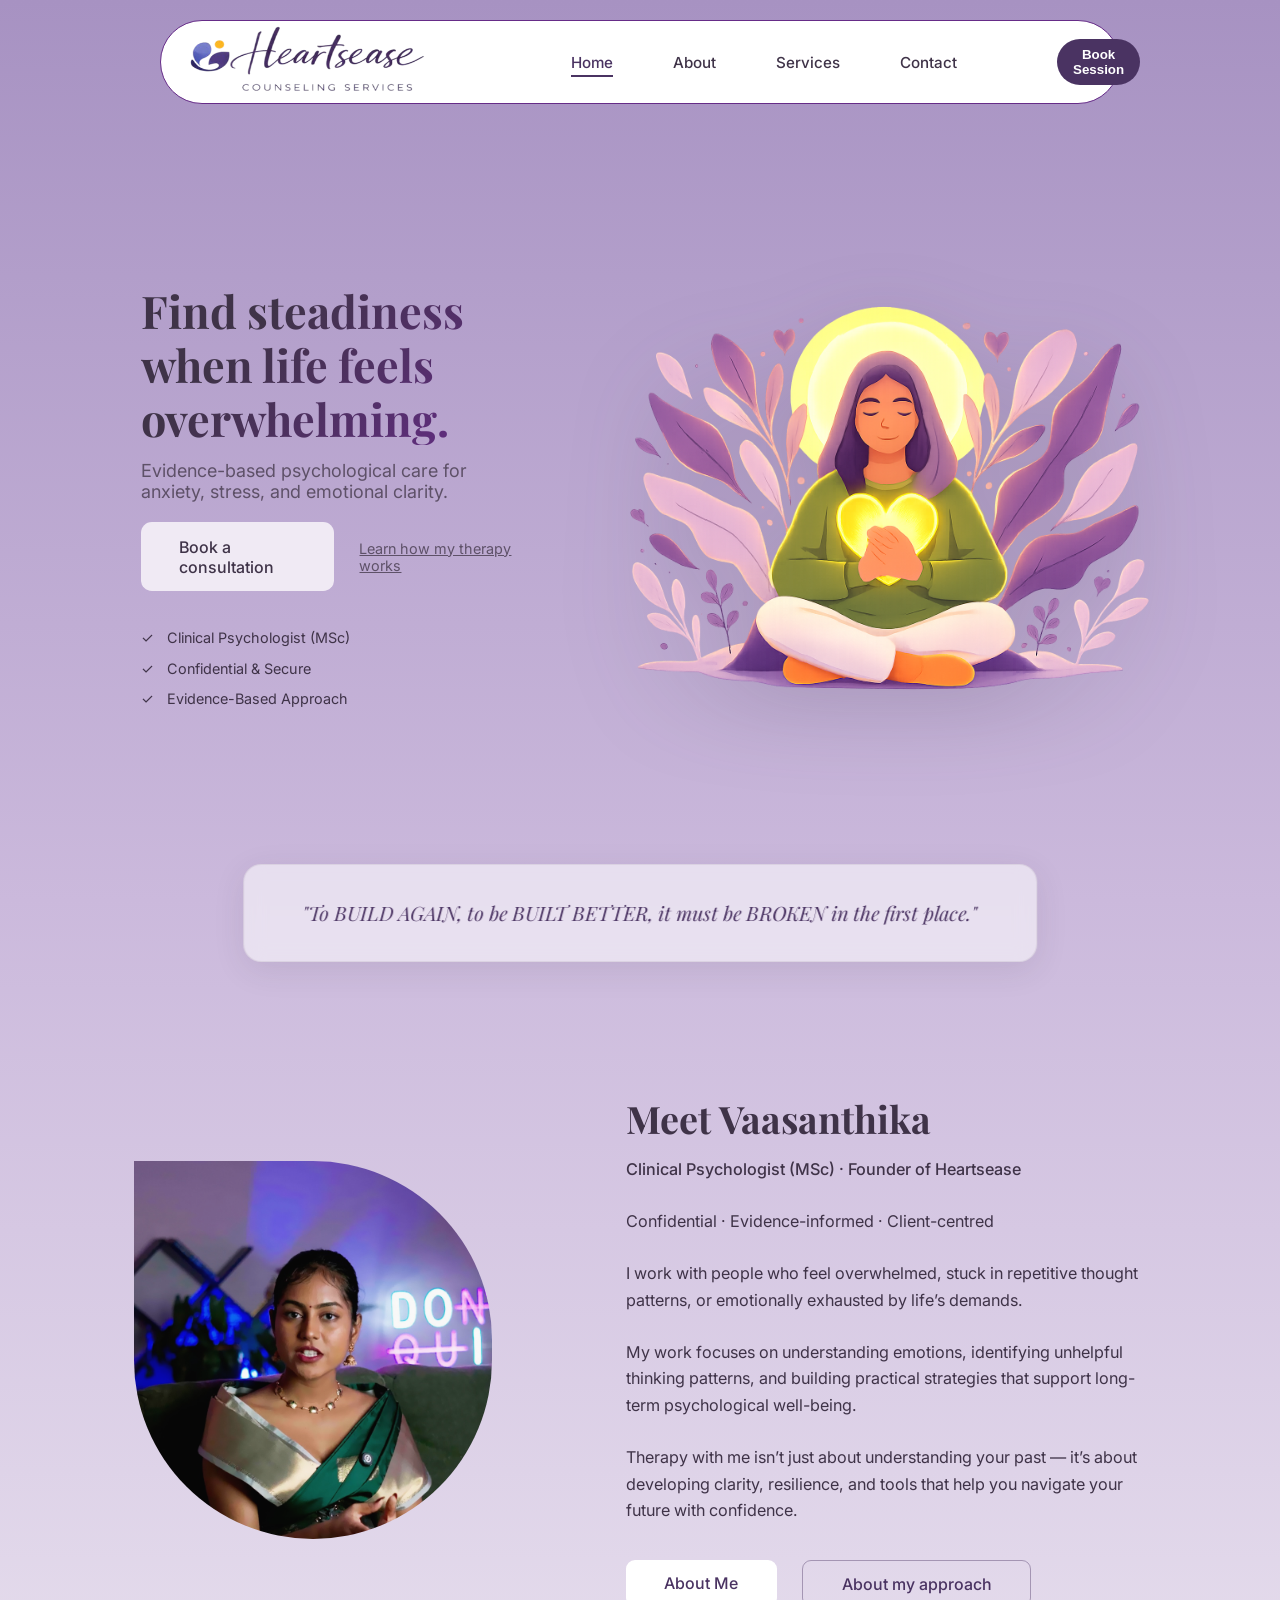
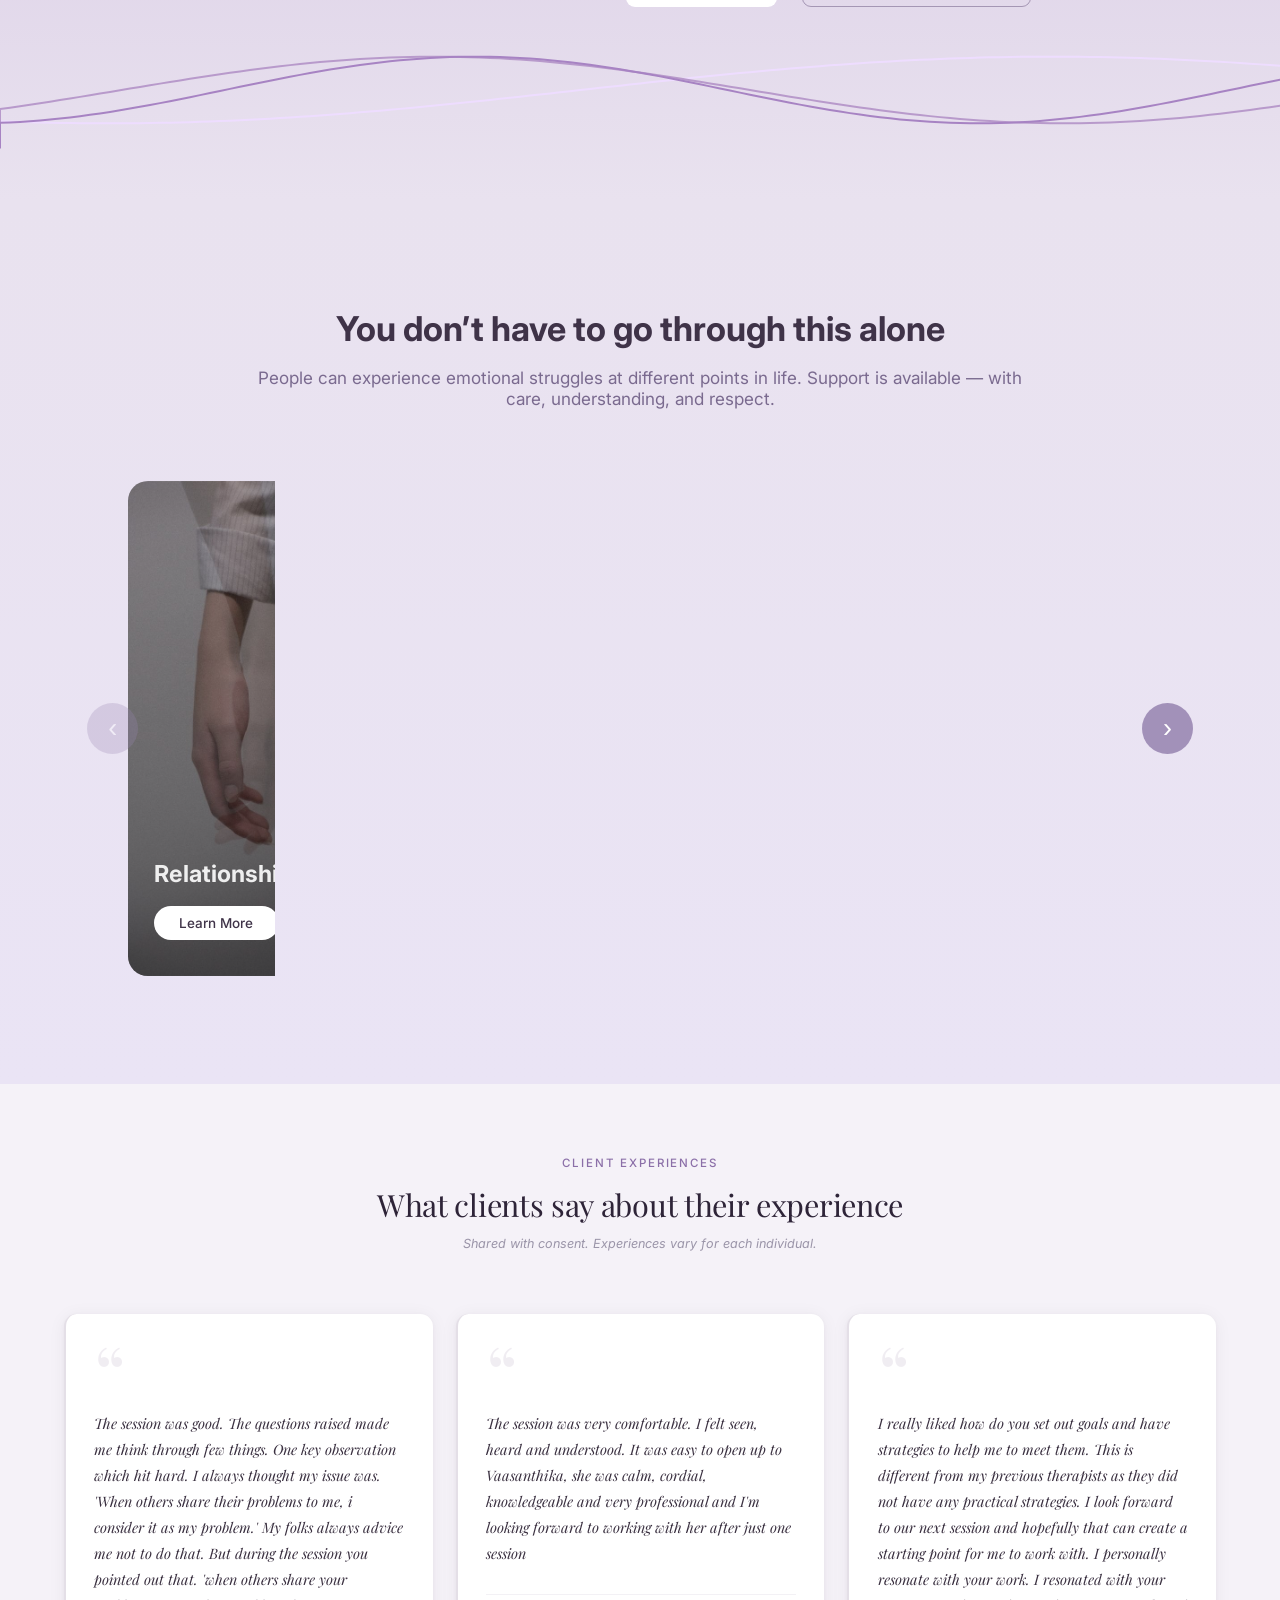
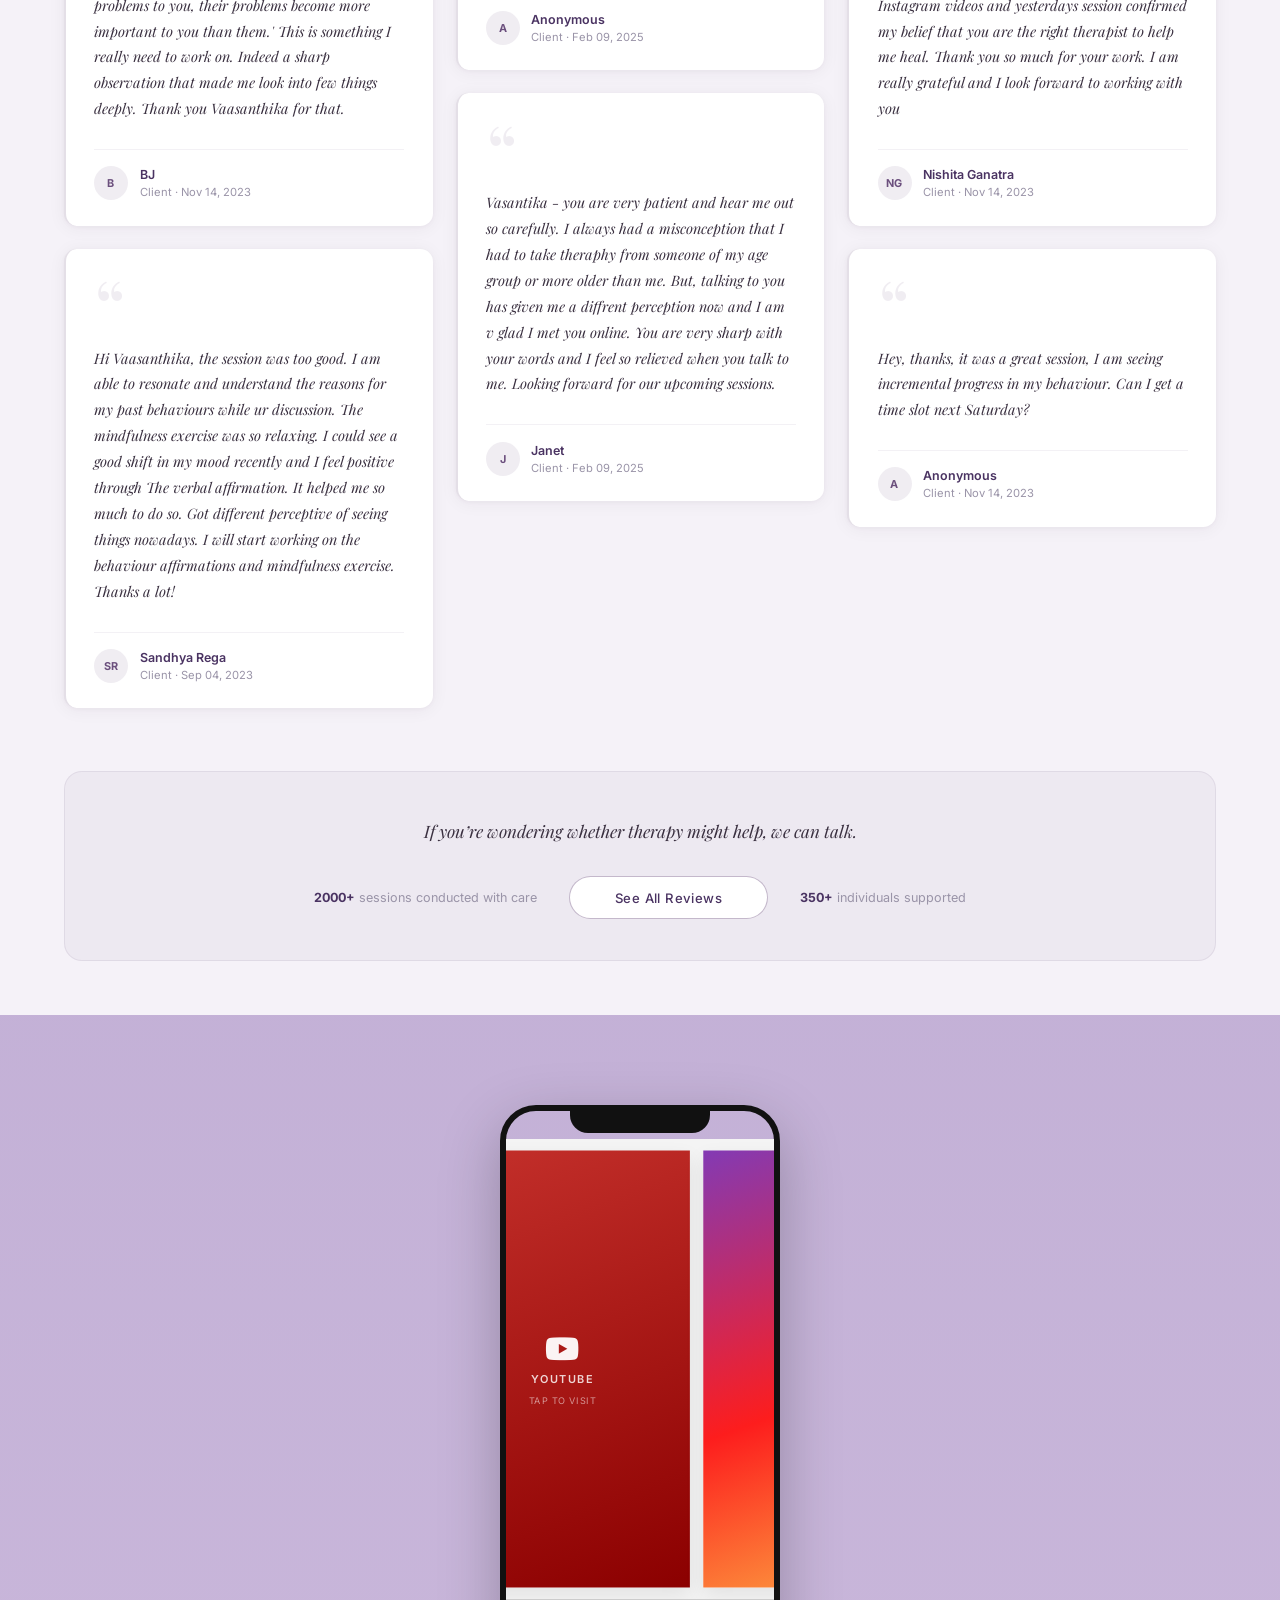
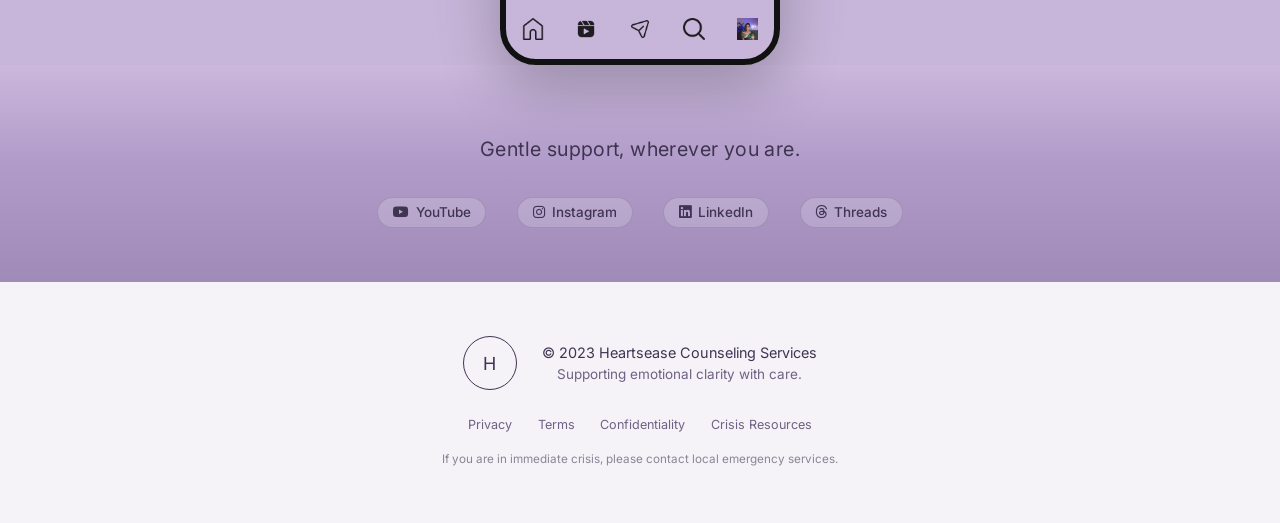
<file: index.html>
<!DOCTYPE html>
<html lang="en">

<head>
  <meta charset="UTF-8" />
  <meta name="viewport" content="width=device-width, initial-scale=1.0" />
  <title>Heartsease – Psychological Care</title>
  <link rel="preconnect" href="https://fonts.googleapis.com">
  <link rel="preconnect" href="https://fonts.gstatic.com" crossorigin>
  <link href="https://fonts.googleapis.com/css2?family=Inter:wght@400;500;600&family=Playfair+Display:ital,wght@0,400;0,700;1,400&display=swap" rel="stylesheet">
  <link rel="stylesheet" href="https://cdnjs.cloudflare.com/ajax/libs/font-awesome/6.5.0/css/all.min.css" />
  <link rel="stylesheet" href="styles.css" />
  <script src="https://checkout.razorpay.com/v1/checkout.js"></script>
</head>

<body>

  <!-- NAVBAR -->
  <!-- <header class="navbar">
    <div class="nav-inner">
      <div class="logo">
        <img src="assets/logo.png" alt="Heartsease Logo" />
      </div>x

      <nav class="nav-links">
        <a href="#">Home</a>
        <a href="#">Approach</a>
        <a href="#">Services</a>
        <a href="#">Contact</a>
      </nav>

      <a href="#" class="nav-cta">Book Session</a>
    </div>
  </header> -->

  <header>
    <nav class="navbar">
      <div class="nav-container">
        <div class="nav-left">
          <img src="assets/logo.png" alt="Heartsease Logo" class="logo">
        </div>
        <ul class="nav-links" id="navLinks">
          <li><a href="#section1" class="active">Home</a></li>
          <li><a href="#section2">About</a></li>
          <li><a href="#section3">Services</a></li>
          <li><a href="#contact_section_footer">Contact</a></li>
        </ul>
        <div class="nav-right">
          <button class="book-session-btn">Book Session</button>
          <button class="menu-toggle" id="menuToggle">☰</button>
        </div>
      </div>
    </nav>
  </header>

  <!-- HERO -->
  <section class="hero" id="section1">
    <div class="hero-content">

      <h1 class="hero-h1">Find steadiness <br/>when life feels overwhelming.</h1>

      <p class="subtitle">
        Evidence-based psychological care for <br/>anxiety, stress, and emotional clarity.
      </p>

      <div class="hero-visual">
        <img src="assets/illustration.png" alt="Calm therapy illustration" />
      </div>

      <div class="cta-row">
        <a href="#" class="primary-cta">Book a consultation</a>
        <a href="faq.html" class="secondary-cta">Learn how my therapy works</a>
      </div>

      <ul class="trust-list">
        <li>Clinical Psychologist (MSc)</li>
        <li>Confidential & Secure</li>
        <li>Evidence-Based Approach</li>
      </ul>

    </div>
  </section>
  <div class="main-quote-banner">
    <blockquote>
      "To BUILD AGAIN, to be BUILT BETTER, it must be BROKEN in the first place."
    </blockquote>
  </div>

  <section class="about-section" id="section2">
    <div class="about-wrapper">

      <!-- IMAGE -->
      <div class="about-image reveal">
        <img src="assets/vasanthika.jpg" alt="Vasanthika – Psychologist and Founder of Heartsease" />
      </div>

      <!-- CONTENT -->
      <div class="about-content reveal">
        <h2>Meet Vaasanthika</h2>

        <p class="role">
          Clinical Psychologist (MSc) · Founder of Heartsease
        </p>

        <p class="trust-line">
          Confidential · Evidence-informed · Client-centred
        </p>

        <p>
          I work with people who feel overwhelmed, stuck in repetitive thought
          patterns, or emotionally exhausted by life’s demands.
        </p>

        <p>
          My work focuses on understanding emotions, identifying unhelpful thinking
          patterns, and building practical strategies that support long-term
          psychological well-being.
        </p>

        <p>
          Therapy with me isn’t just about understanding your past — it’s about
          developing clarity, resilience, and tools that help you navigate your
          future with confidence.
        </p>

        <div class="about-cta">
          <a href="about.html" class="about-me-btn">About Me</a>
          <a href="faq.html" class="secondary-btn">About my approach</a>
        </div>
      </div>

      <div id="canvas-container">
        <canvas id="sineCanvas"></canvas>
      </div>

    </div>
  </section>
  <section class="focus-section" id="section3">

    <div class="focus-header reveal">
      <h2>You don’t have to go through this alone</h2>
      <p>
        People can experience emotional struggles at different points in life.
        Support is available — with care, understanding, and respect.
      </p>
    </div>

    <div class="focus-wrapper">

      <!-- LEFT ARROW -->
      <button class="nav-arrow left" aria-label="Scroll left">‹</button>

      <!-- CARD STRIP -->
      <div class="focus-cards">

        <div class="focus-card" style="background-image:url(assets/relationship.jpg)">
          <div class="overlay">
            <h3>Relationship</h3>
            <p>Build healthier relationships and improve the way you communicate with the people who matter most. These
              sessions help you understand patterns, handle conflict better, and feel more connected and heard.</p>
            <a href="service.html?service=relationship" class="learn-more-link">Learn More</a>
          </div>
        </div>

        <div class="focus-card" style="background-image:url(assets/anxiety.jpg)">
          <div class="overlay">
            <h3>Anxiety & Stress</h3>
            <p>If stress or anxiety feels like it’s taking over your day-to-day life, these sessions offer simple,
              practical tools to help you feel calmer, more grounded, and in control again.</p>
            <a href="service.html?service=anxiety" class="learn-more-link">Learn More</a>
          </div>
        </div>

        <div class="focus-card" style="background-image:url(assets/life_transition.jpg)">
          <div class="overlay">
            <h3>Life Transitions</h3>
            <p>Going through a major life transition? Step into the next chapter of your life with confidence and ease,
              nurtured by my transformative counseling sessions.</p>
            <a href="service.html?service=life-transitions" class="learn-more-link">Learn More</a>
          </div>
        </div>

        <div class="focus-card" style="background-image:url(assets/confidence.png)">
          <div class="overlay">
            <h3>Self-esteem</h3>
            <p>Unleash your inner strength and rediscover your worth with my personalized counseling sessions tailored
              to empower your journey.</p>
            <a href="service.html?service=self-esteem" class="learn-more-link">Learn More</a>
          </div>
        </div>

        <div class="focus-card" style="background-image:url(assets/cognitive.jpg)">
          <div class="overlay">
            <h3>Cognitive Behaviour</h3>
            <p>revolutionize your mindset, and gain lasting positive changes in your thoughts and behaviour with my
              purpose-driven sessions.</p>
            <a href="service.html?service=cbt" class="learn-more-link">Learn More</a>
          </div>
        </div>

        <div class="focus-card" style="background-image:url(assets/grief.jpg)">
          <div class="overlay">
            <h3>Grief & Loss</h3>
            <p>Discover a way forward through the pain of grief. Learn to heal, restore and find a new sense of purpose
              with my compassionate guidance.</p>
            <a href="service.html?service=grief" class="learn-more-link">Learn More</a>
          </div>
        </div>

      </div>

      <!-- RIGHT ARROW -->
      <button class="nav-arrow right" aria-label="Scroll right">›</button>

    </div>
  </section>
  <section class="testimonials-section" id="section4">
    <div class="testimonials-header reveal">
      <span class="t-eyebrow">Client Experiences</span>
      <h2>What clients say about their experience</h2>
      <p>Shared with consent. Experiences vary for each individual.</p>
    </div>

    <div class="testimonials-masonry" id="testimonialsGrid"></div>

    <div class="see-more" id="seeMore">
      <span>See more below</span>
      <span class="arrow">↓</span>
    </div>
    <div class="testimonial-cta">
      <p class="cta-text">
        If you’re wondering whether therapy might help, we can talk.
      </p>

      <div class="cta-stats">
        <span><strong>2000+</strong> sessions conducted with care</span>
        <a href="reviews.html" class="see-reviews-btn" style="text-decoration:none;">
          See All Reviews
        </a>
        <span><strong>350+</strong> individuals supported</span>
      </div>
    </div>


  </section>
  <footer class="site-footer" >
    <div class="feed-strip" id="contact_section_footer">
      <div class="phone">
        <div class="notch"></div>
        <div class="phone-content">
          <div class="phone-post">
            <div class="post-image">
              <div class="auto-scroll" id="autoScroll">
                <!-- Social posts rendered by script.js -->
              </div>
            </div>
          </div>
        </div>
        <div class="phone-footer">
          <img class="nav-img" src="assets/home.png" alt="Home">
          <img class="nav-img" src="assets/reel.png" alt="Search">
          <img class="nav-img" src="assets/send.png" alt="Add">
          <img class="nav-img" src="assets/search.png" alt="Reels">
          <img class="nav-img" src="assets/vasanthika.jpg" alt="Profile">
        </div>
      </div>
    </div>

    <!-- Top Gradient Section -->
    <div class="footer-atmosphere reveal">
      <p class="footer-tagline">
        Gentle support, wherever you are.
      </p>

      <div class="footer-social">
        <a href="https://www.youtube.com/@vaasanthika" target="_blank" rel="noopener" aria-label="YouTube">
          <i class="fa-brands fa-youtube"></i> YouTube
        </a>
        <a href="https://www.instagram.com/vaasanthika/" target="_blank" rel="noopener" aria-label="Instagram">
          <i class="fa-brands fa-instagram"></i> Instagram
        </a>
        <a href="https://www.linkedin.com/in/vaasanthika-parthasarathy-8b2214324/" target="_blank" rel="noopener" aria-label="LinkedIn">
          <i class="fa-brands fa-linkedin"></i> LinkedIn
        </a>
        <a href="https://www.threads.com/@vaasanthika" target="_blank" rel="noopener" aria-label="Threads">
          <i class="fa-brands fa-threads"></i> Threads
        </a>
      </div>
    </div>

    <!-- Bottom Identity Section -->
    <div class="footer-bottom">
      <div class="footer-brand">
        <div class="footer-logo">H</div>
        <div>
          <p class="copyright">
            © 2023 Heartsease Counseling Services
          </p>
          <p class="mission">
            Supporting emotional clarity with care.
          </p>
        </div>
      </div>

      <div class="footer-links">
        <a href="#">Privacy</a>
        <a href="#">Terms</a>
        <a href="#">Confidentiality</a>
        <a href="#">Crisis Resources</a>
      </div>

      <p class="crisis-note">
        If you are in immediate crisis, please contact local emergency services.
      </p>
    </div>

  </footer>

  <!-- ===================== BOOKING MODAL ===================== -->
  <div class="booking-overlay" id="bookingOverlay">
    <div class="booking-modal" id="bookingModal">

      <button class="booking-close" id="bookingClose" aria-label="Close">×</button>

      <!-- Header -->
      <div class="booking-header">
        <div class="booking-logo">H</div>
        <div>
          <h2>Book a Session</h2>
          <p class="booking-sub">with Vaasanthika &middot; Clinical Psychologist</p>
        </div>
      </div>

      <form class="booking-form" id="bookingForm" novalidate>

        <!-- NAME -->
        <div class="bk-group">
          <label class="bk-label" for="bkName">Your Name</label>
          <input class="bk-input" type="text" id="bkName" placeholder="Enter your full name" autocomplete="name" />
        </div>

        <div class="bk-divider"></div>

        <!-- CALENDAR -->
        <div class="bk-group">
          <label class="bk-label">Choose a Date</label>
          <div class="date-strip" id="dateStrip"></div>
        </div>

        <div class="bk-divider"></div>

        <!-- TIME SLOTS (populated from Google Calendar) -->
        <div class="bk-group">
          <label class="bk-label">Select a Time</label>
          <div class="time-slot-area">
            <p class="bk-cal-loading" id="slotLoading">
              <i class="fa-solid fa-circle-notch fa-spin"></i> Checking availability…
            </p>
            <div class="time-pill-grid" id="timePillGrid"></div>
          </div>
        </div>

        <div class="bk-divider"></div>

        <!-- MOBILE -->
        <div class="bk-group">
          <label class="bk-label" for="bkMobile">Mobile Number</label>
          <div class="bk-input-wrap">
            <input class="bk-input" type="tel" id="bkMobile" placeholder="+91 98765 43210" autocomplete="tel" />
            <span class="bk-field-icon" id="mobileIcon"></span>
          </div>
          <p class="verified-tag" id="mobileVerifiedTag">
            <i class="fa-solid fa-circle-check"></i> Mobile verified
          </p>
        </div>

        <!-- EMAIL -->
        <div class="bk-group">
          <label class="bk-label" for="bkEmail">Email Address</label>
          <div class="bk-input-wrap">
            <input class="bk-input" type="email" id="bkEmail" placeholder="you@email.com" autocomplete="email" />
            <span class="bk-field-icon" id="emailIcon"></span>
          </div>
          <p class="verified-tag" id="emailVerifiedTag">
            <i class="fa-solid fa-circle-check"></i> Email verified
          </p>
        </div>

        <div class="bk-divider"></div>

        <!-- AMOUNT -->
        <div class="amount-bar">
          <span class="amount-label">Session Fee</span>
          <span class="amount-value" id="sessionAmount">₹1,999 <span class="amount-per">/ session</span></span>
        </div>

        <!-- INFO NOTES -->
        <ul class="info-notes-bk">
          <li><i class="fa-solid fa-envelope-open-text"></i> You'll receive a confirmation with session details</li>
          <li><i class="fa-solid fa-lock"></i> Sessions are held online in a private, secure setting</li>
          <li><i class="fa-solid fa-feather"></i> You don't need to prepare anything in advance</li>
        </ul>

        <!-- BOOK NOW -->
        <button type="submit" class="book-now-btn" id="bookNowBtn">Book Now</button>

        <!-- TROUBLE -->
        <p class="trouble-line">
          Trouble booking?
          <a class="wa-link" id="waHelpLink" href="#" target="_blank" rel="noopener">
            <i class="fa-brands fa-whatsapp"></i> Contact us on WhatsApp
          </a>
        </p>

      </form>
    </div>
  </div>
  <!-- =================== END BOOKING MODAL =================== -->

  <script src="script.js"></script>
</body>

</html>
</file>
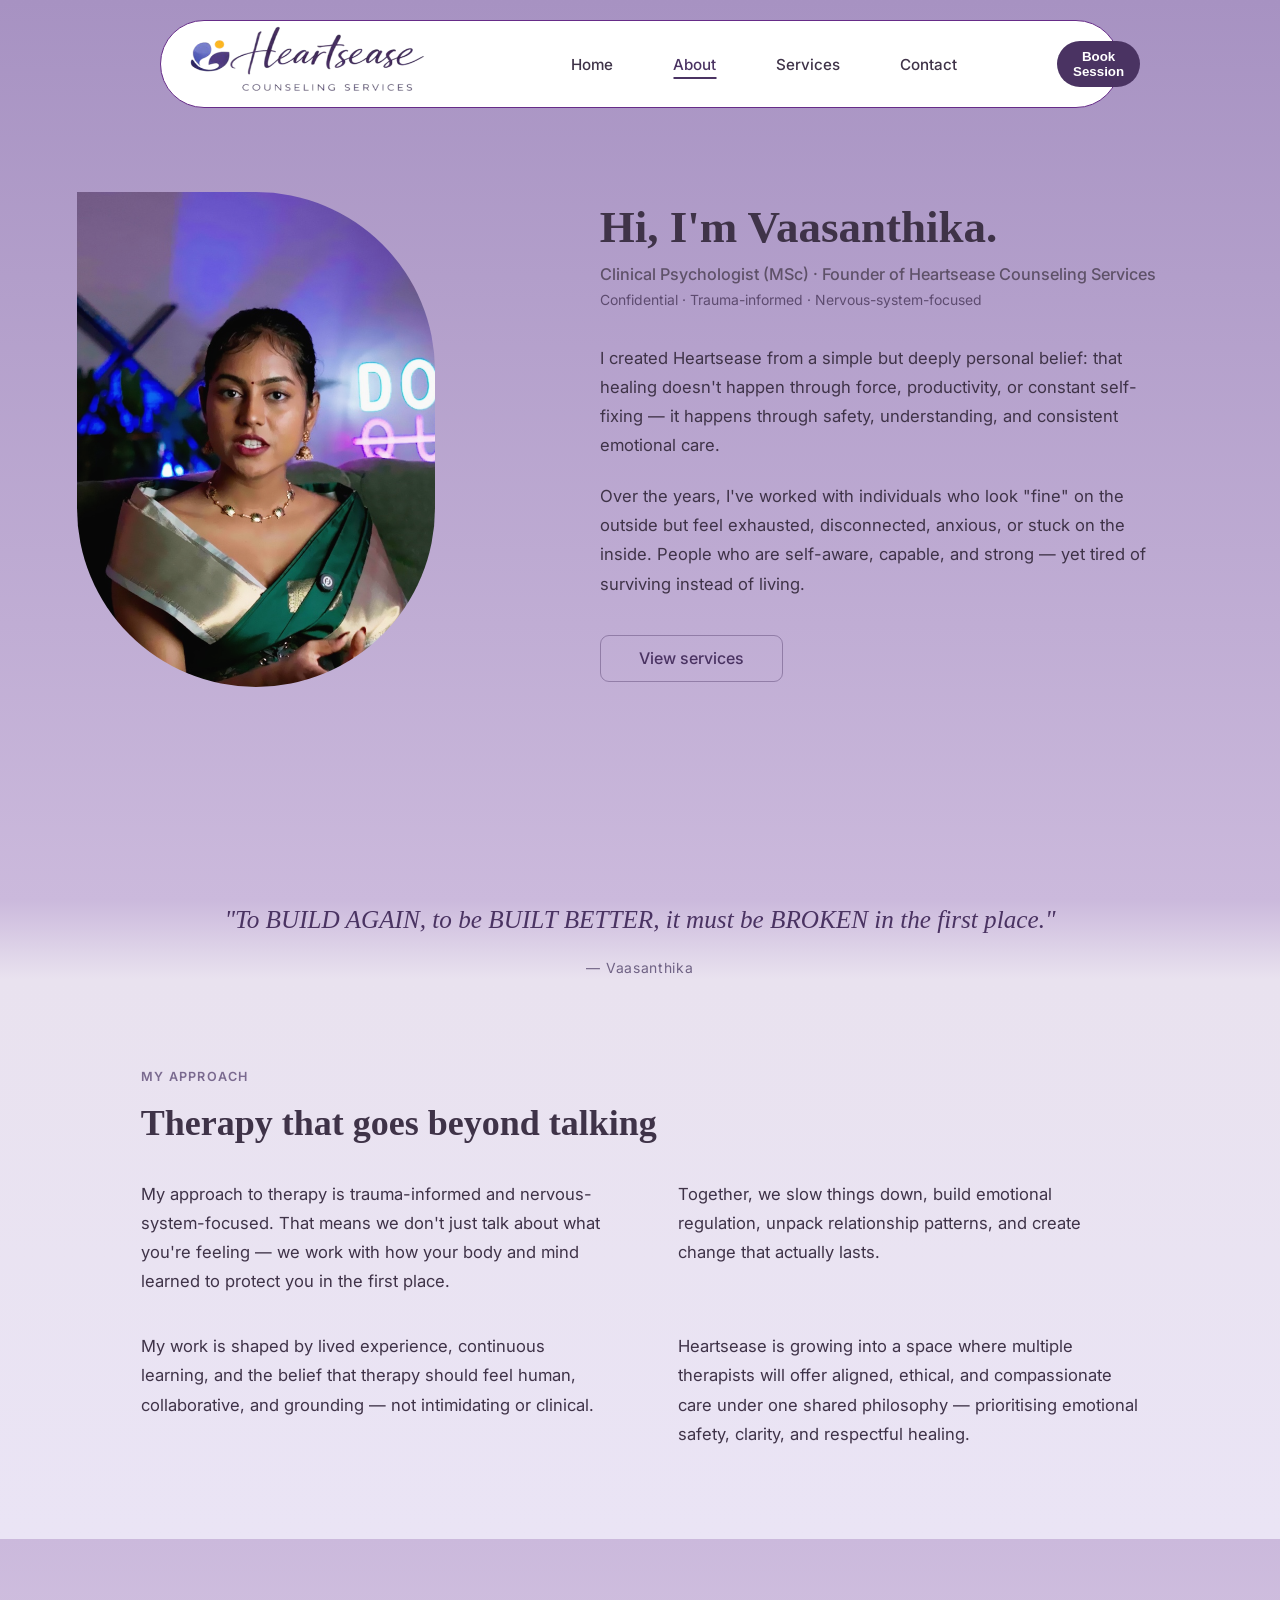
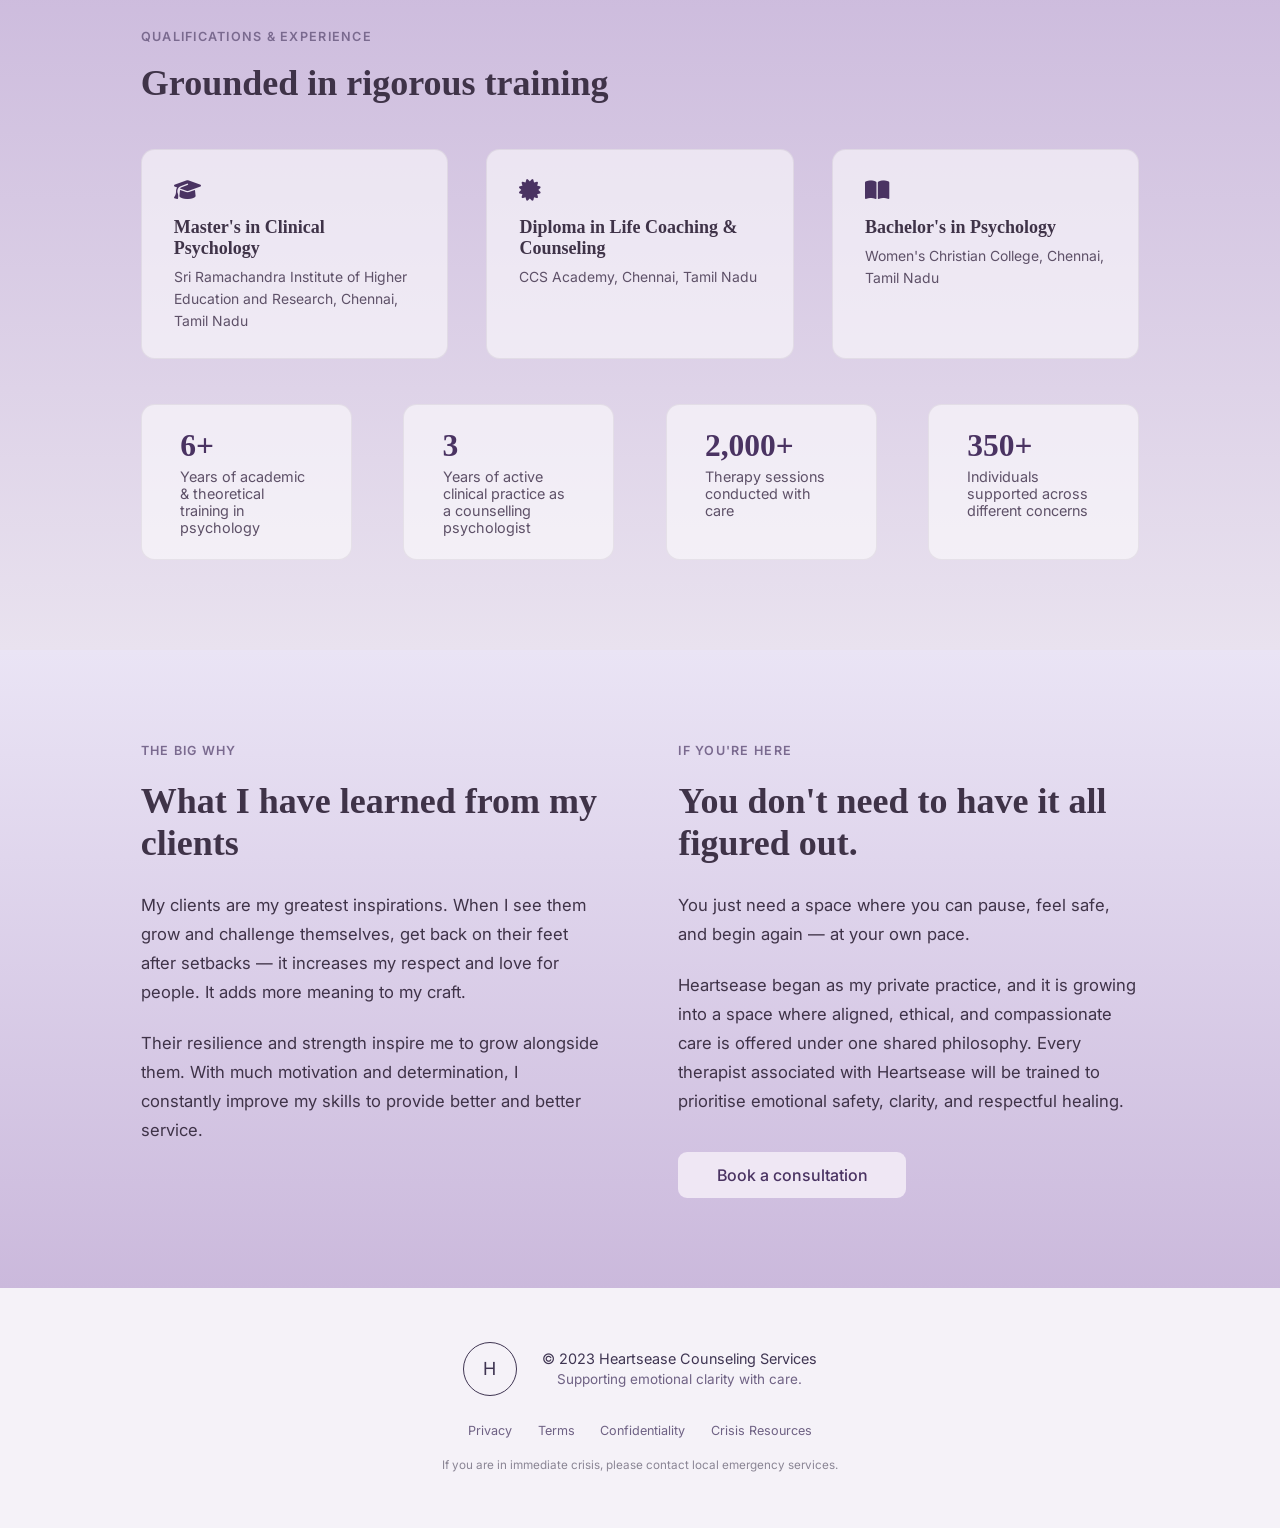
<file: about.html>
<!DOCTYPE html>
<html lang="en">

<head>
  <meta charset="UTF-8" />
  <meta name="viewport" content="width=device-width, initial-scale=1.0" />
  <title>About Vaasanthika – Heartsease</title>
  <link rel="preconnect" href="https://fonts.googleapis.com">
  <link rel="preconnect" href="https://fonts.gstatic.com" crossorigin>
  <link href="https://fonts.googleapis.com/css2?family=Inter:wght@400;500;600&family=Playfair+Display:ital,wght@0,400;0,700;1,400&display=swap" rel="stylesheet">
  <link rel="stylesheet" href="https://cdnjs.cloudflare.com/ajax/libs/font-awesome/6.5.0/css/all.min.css" />
  <link rel="stylesheet" href="styles.css" />
  <style>
    /* ── About Page Specific Styles ── */
    .about-page {
      background: var(--bg-gradient);
      min-height: 100vh;
      padding-top: 120px;
    }

    /* HERO INTRO */
    .about-hero {
      width: 88vw;
      margin: 0 auto;
      display: grid;
      grid-template-columns: 0.85fr 1.15fr;
      gap: 6vw;
      align-items: center;
      padding: 8vh 0 10vh;
    }

    .about-hero-image img {
      width: 28vw;
      height: 55vh;
      object-fit: cover;
      border-radius: 0 18vw 18vw 18vw;
      filter: contrast(0.95) saturate(0.95);
      background-color: var(--purple-mid);
    }

    .about-hero-text h1 {
      font-family: "Georgia", serif;
      font-size: 5vh;
      color: var(--text-primary);
      margin-bottom: 1.2vh;
    }

    .about-hero-text .role-tag {
      font-size: 1.8vh;
      font-weight: 500;
      color: var(--text-secondary);
      margin-bottom: 0.8vh;
    }

    .about-hero-text .trust-badges {
      font-size: 1.55vh;
      color: var(--text-trust);
      margin-bottom: 4vh;
    }

    .about-hero-text .intro-body {
      font-size: 1.85vh;
      line-height: 1.75;
      color: var(--text-primary);
      max-width: 44vw;
      margin-bottom: 2.4vh;
    }

    .about-hero-cta {
      display: flex;
      gap: 2vw;
      margin-top: 4vh;
    }

    /* QUOTE BANNER */
    .quote-banner {
      background: var(--bg-about);
      text-align: center;
    }

    .quote-banner blockquote {
      font-family: "Georgia", serif;
      font-size: 2.8vh;
      font-style: italic;
      color: var(--purple-deep);
      max-width: 65vw;
      margin: 0 auto;
      line-height: 1.55;
    }

    .quote-banner blockquote cite {
      display: block;
      font-family: "Inter", sans-serif;
      font-style: normal;
      font-size: 1.55vh;
      color: var(--text-muted);
      margin-top: 2vh;
      letter-spacing: 0.05em;
    }

    /* WHY SECTION */
    .why-section {
      background: linear-gradient(180deg, #E9E2EF 0%, #EAE4F5 100%);
      padding: 10vh 0;
    }

    .why-inner {
      width: 78vw;
      margin: 0 auto;
    }

    .why-inner .section-eyebrow {
      font-size: 1.4vh;
      font-weight: 600;
      text-transform: uppercase;
      letter-spacing: 0.1em;
      color: var(--purple-muted);
      margin-bottom: 2vh;
    }

    .why-inner h2 {
      font-family: "Georgia", serif;
      font-size: 4vh;
      color: var(--text-primary);
      margin-bottom: 4vh;
      max-width: 55vw;
    }

    .why-body {
      display: grid;
      grid-template-columns: 1fr 1fr;
      gap: 4vh 6vw;
    }

    .why-body p {
      font-size: 1.85vh;
      line-height: 1.75;
      color: var(--text-primary);
    }

    /* QUALIFICATIONS */
    .quals-section {
      background: var(--bg-about);
      padding: 10vh 0;
    }

    .quals-inner {
      width: 78vw;
      margin: 0 auto;
    }

    .quals-inner .section-eyebrow {
      font-size: 1.4vh;
      font-weight: 600;
      text-transform: uppercase;
      letter-spacing: 0.1em;
      color: var(--purple-muted);
      margin-bottom: 2vh;
    }

    .quals-inner h2 {
      font-family: "Georgia", serif;
      font-size: 4vh;
      color: var(--text-primary);
      margin-bottom: 5vh;
    }

    .quals-grid {
      display: grid;
      grid-template-columns: repeat(3, 1fr);
      gap: 2.5vh 3vw;
      margin-bottom: 5vh;
    }

    .qual-card {
      background: rgba(255, 255, 255, 0.55);
      border: 1px solid var(--accent-soft);
      border-radius: 1.5vh;
      padding: 3vh 2.5vw;
    }

    .qual-card .qual-icon {
      font-size: 2.4vh;
      color: var(--purple-deep);
      margin-bottom: 1.6vh;
    }

    .qual-card h3 {
      font-family: "Georgia", serif;
      font-size: 2vh;
      color: var(--text-primary);
      margin-bottom: 0.8vh;
    }

    .qual-card p {
      font-size: 1.55vh;
      color: var(--text-secondary);
      line-height: 1.55;
    }

    .stats-row {
      display: flex;
      gap: 4vw;
      margin-top: 2vh;
    }

    .stat-item {
      background: rgba(255, 255, 255, 0.55);
      border: 1px solid var(--accent-soft);
      border-radius: 1.5vh;
      padding: 2.5vh 3vw;
      display: flex;
      flex-direction: column;
      align-items: flex-start;
      gap: 0.5vh;
      flex: 1;
    }

    .stat-item .stat-number {
      font-family: "Georgia", serif;
      font-size: 3.5vh;
      font-weight: 700;
      color: var(--purple-deep);
    }

    .stat-item .stat-label {
      font-size: 1.6vh;
      color: var(--text-secondary);
    }

    /* INSPIRATION */
    .inspiration-section {
      background: linear-gradient(180deg, #EAE4F5 0%, #CBB9DC 100%);
      padding: 10vh 0;
    }

    .inspiration-inner {
      width: 78vw;
      margin: 0 auto;
      display: grid;
      grid-template-columns: 1fr 1fr;
      gap: 6vw;
      align-items: start;
    }

    .inspiration-inner .section-eyebrow {
      font-size: 1.4vh;
      font-weight: 600;
      text-transform: uppercase;
      letter-spacing: 0.1em;
      color: var(--purple-muted);
      margin-bottom: 2vh;
    }

    .inspiration-inner h2 {
      font-family: "Georgia", serif;
      font-size: 4vh;
      color: var(--text-primary);
      margin-bottom: 3vh;
    }

    .inspiration-inner p {
      font-size: 1.85vh;
      line-height: 1.75;
      color: var(--text-primary);
      margin-bottom: 2.4vh;
    }

    /* CTA CLOSING */
    .about-cta-section {
      background: var(--bg-about);
      padding: 10vh 0;
      text-align: center;
    }

    .about-cta-inner {
      max-width: 55vw;
      margin: 0 auto;
    }

    .about-cta-inner p {
      font-size: 2.2vh;
      line-height: 1.7;
      color: var(--text-primary);
      margin-bottom: 4vh;
    }

    /* MOBILE */
    @media (max-width: 768px) {
      .about-hero {
        grid-template-columns: 1fr;
        padding: 4vh 0 6vh;
        gap: 4vh;
      }

      .about-hero-image img {
        width: 60vw;
        height: 40vh;
        margin: 0 auto;
        display: block;
      }

      .about-hero-text h1 { font-size: 3.8vh; }
      .about-hero-text .intro-body { max-width: 100%; }
      .about-hero-cta { flex-direction: column; gap: 1.5vh; }

      .why-body { grid-template-columns: 1fr; }
      .quals-grid { grid-template-columns: 1fr; }
      .stats-row { flex-direction: column; gap: 2vh; }
      .inspiration-inner { grid-template-columns: 1fr; }
      .about-cta-inner { max-width: 90vw; }

      .quote-banner blockquote {
        max-width: 88vw;
        font-size: 2.2vh;
      }

      .why-inner,
      .quals-inner,
      .inspiration-inner {
        width: 88vw;
      }
    }
  </style>
</head>

<body>

  <!-- NAVBAR -->
  <header>
    <nav class="navbar">
      <div class="nav-container">
        <div class="nav-left">
          <a href="main.html">
            <img src="assets/logo.png" alt="Heartsease Logo" class="logo">
          </a>
        </div>
        <ul class="nav-links" id="navLinks">
          <li><a href="index.html#section1">Home</a></li>
          <li><a href="about.html" class="active">About</a></li>
          <li><a href="index.html#section3">Services</a></li>
          <li><a href="index.html#section4">Contact</a></li>
        </ul>
        <div class="nav-right">
          <button class="book-session-btn">Book Session</button>
          <button class="menu-toggle" id="menuToggle">☰</button>
        </div>
      </div>
    </nav>
  </header>

  <!-- ABOUT PAGE CONTENT -->
  <main class="about-page">

    <!-- HERO INTRO -->
    <section class="about-hero">
      <div class="about-hero-image reveal">
        <img src="assets/vasanthika.jpg" alt="Vaasanthika – Clinical Psychologist, Founder of Heartsease" />
      </div>

      <div class="about-hero-text reveal">
        <h1>Hi, I'm Vaasanthika.</h1>
        <p class="role-tag">Clinical Psychologist (MSc) &middot; Founder of Heartsease Counseling Services</p>
        <p class="trust-badges">Confidential &middot; Trauma-informed &middot; Nervous-system-focused</p>

        <p class="intro-body">
          I created Heartsease from a simple but deeply personal belief: that healing doesn't happen
          through force, productivity, or constant self-fixing — it happens through safety, understanding,
          and consistent emotional care.
        </p>

        <p class="intro-body">
          Over the years, I've worked with individuals who look "fine" on the outside but feel exhausted,
          disconnected, anxious, or stuck on the inside. People who are self-aware, capable, and strong —
          yet tired of surviving instead of living.
        </p>

        <div class="about-hero-cta">
          <a href="index.html#section3" class="secondary-btn">View services</a>
        </div>
      </div>
    </section>

  </main>

  <!-- QUOTE BANNER -->
  <section class="quote-banner">
    <blockquote>
      "To BUILD AGAIN, to be BUILT BETTER, it must be BROKEN in the first place."
      <cite>— Vaasanthika</cite>
    </blockquote>
  </section>

  <!-- MY APPROACH -->
  <section class="why-section">
    <div class="why-inner">
      <p class="section-eyebrow">My Approach</p>
      <h2>Therapy that goes beyond talking</h2>
      <div class="why-body">
        <p>
          My approach to therapy is trauma-informed and nervous-system-focused. That means we don't
          just talk about what you're feeling — we work with how your body and mind learned to protect
          you in the first place.
        </p>
        <p>
          Together, we slow things down, build emotional regulation, unpack relationship patterns, and
          create change that actually lasts.
        </p>
        <p>
          My work is shaped by lived experience, continuous learning, and the belief that therapy should
          feel human, collaborative, and grounding — not intimidating or clinical.
        </p>
        <p>
          Heartsease is growing into a space where multiple therapists will offer aligned, ethical, and
          compassionate care under one shared philosophy — prioritising emotional safety, clarity, and
          respectful healing.
        </p>
      </div>
    </div>
  </section>

  <!-- QUALIFICATIONS -->
  <section class="quals-section">
    <div class="quals-inner">
      <p class="section-eyebrow">Qualifications &amp; Experience</p>
      <h2>Grounded in rigorous training</h2>

      <div class="quals-grid">

        <div class="qual-card">
          <div class="qual-icon"><i class="fa-solid fa-graduation-cap"></i></div>
          <h3>Master's in Clinical Psychology</h3>
          <p>Sri Ramachandra Institute of Higher Education and Research, Chennai, Tamil Nadu</p>
        </div>

        <div class="qual-card">
          <div class="qual-icon"><i class="fa-solid fa-certificate"></i></div>
          <h3>Diploma in Life Coaching &amp; Counseling</h3>
          <p>CCS Academy, Chennai, Tamil Nadu</p>
        </div>

        <div class="qual-card">
          <div class="qual-icon"><i class="fa-solid fa-book-open"></i></div>
          <h3>Bachelor's in Psychology</h3>
          <p>Women's Christian College, Chennai, Tamil Nadu</p>
        </div>

      </div>

      <div class="stats-row">
        <div class="stat-item">
          <span class="stat-number">6+</span>
          <span class="stat-label">Years of academic &amp; theoretical training in psychology</span>
        </div>
        <div class="stat-item">
          <span class="stat-number">3</span>
          <span class="stat-label">Years of active clinical practice as a counselling psychologist</span>
        </div>
        <div class="stat-item">
          <span class="stat-number">2,000+</span>
          <span class="stat-label">Therapy sessions conducted with care</span>
        </div>
        <div class="stat-item">
          <span class="stat-number">350+</span>
          <span class="stat-label">Individuals supported across different concerns</span>
        </div>
      </div>

    </div>
  </section>

  <!-- INSPIRATION -->
  <section class="inspiration-section">
    <div class="inspiration-inner">
      <div class="reveal">
        <p class="section-eyebrow">The Big Why</p>
        <h2>What I have learned from my clients</h2>
        <p>
          My clients are my greatest inspirations. When I see them grow and challenge themselves,
          get back on their feet after setbacks — it increases my respect and love for people.
          It adds more meaning to my craft.
        </p>
        <p>
          Their resilience and strength inspire me to grow alongside them. With much motivation and
          determination, I constantly improve my skills to provide better and better service.
        </p>
      </div>

      <div class="reveal">
        <p class="section-eyebrow">If you're here</p>
        <h2>You don't need to have it all figured out.</h2>
        <p>
          You just need a space where you can pause, feel safe, and begin again — at your own pace.
        </p>
        <p>
          Heartsease began as my private practice, and it is growing into a space where aligned,
          ethical, and compassionate care is offered under one shared philosophy. Every therapist
          associated with Heartsease will be trained to prioritise emotional safety, clarity, and
          respectful healing.
        </p>
        <div class="about-hero-cta">
          <a href="main.html" class="primary-btn" id="bookConsultBtn">Book a consultation</a>
        </div>
      </div>
    </div>
  </section>

  <!-- FOOTER -->
  <footer class="site-footer">

    <div class="footer-bottom">
      <div class="footer-brand">
        <div class="footer-logo">H</div>
        <div>
          <p class="copyright">© 2023 Heartsease Counseling Services</p>
          <p class="mission">Supporting emotional clarity with care.</p>
        </div>
      </div>
      <div class="footer-links">
        <a href="#">Privacy</a>
        <a href="#">Terms</a>
        <a href="#">Confidentiality</a>
        <a href="#">Crisis Resources</a>
      </div>
      <p class="crisis-note">
        If you are in immediate crisis, please contact local emergency services.
      </p>
    </div>
  </footer>

  <script>
    // Reveal on scroll
    const revealEls = document.querySelectorAll('.reveal');
    const observer = new IntersectionObserver((entries) => {
      entries.forEach(e => {
        if (e.isIntersecting) {
          e.target.classList.add('visible');
          observer.unobserve(e.target);
        }
      });
    }, { threshold: 0.12 });
    revealEls.forEach(el => observer.observe(el));

    // Book consultation → open modal on main.html
    document.getElementById('bookConsultBtn').addEventListener('click', () => {
      sessionStorage.setItem('openBooking', '1');
    });

    // Mobile menu toggle
    const menuToggle = document.getElementById('menuToggle');
    const navLinks = document.getElementById('navLinks');
    if (menuToggle) {
      menuToggle.addEventListener('click', () => {
        navLinks.classList.toggle('open');
      });
    }
  </script>
</body>

</html>
</file>
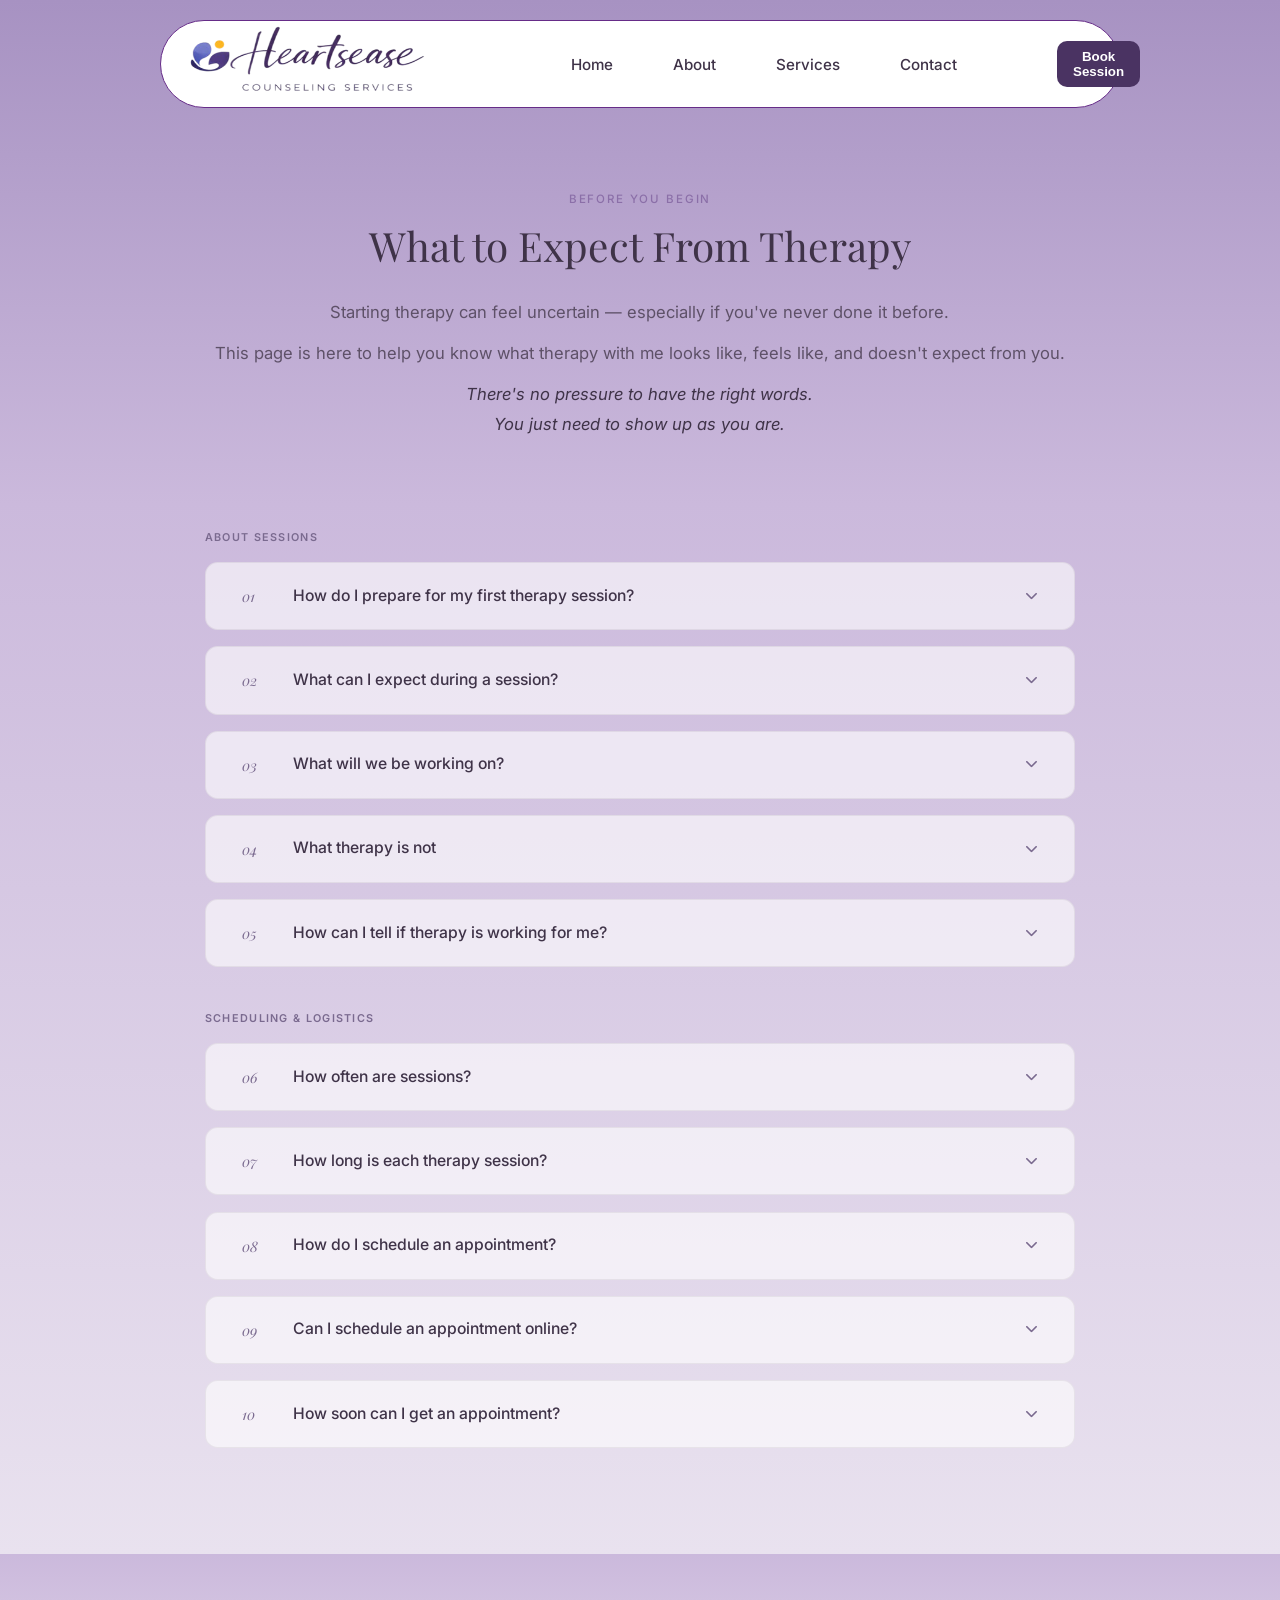
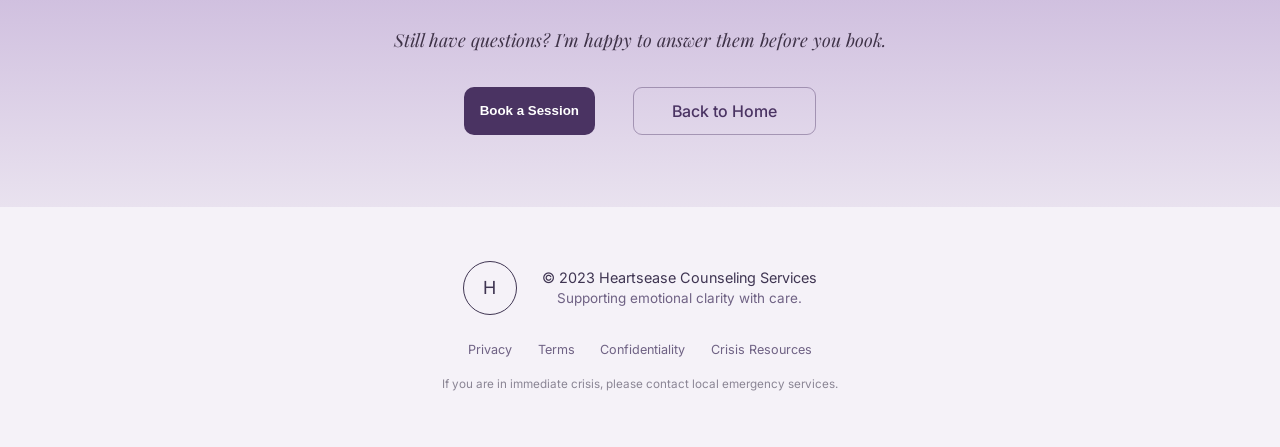
<file: faq.html>
<!DOCTYPE html>
<html lang="en">

<head>
  <meta charset="UTF-8" />
  <meta name="viewport" content="width=device-width, initial-scale=1.0" />
  <title>What to Expect – Heartsease</title>
  <link rel="preconnect" href="https://fonts.googleapis.com">
  <link rel="preconnect" href="https://fonts.gstatic.com" crossorigin>
  <link href="https://fonts.googleapis.com/css2?family=Inter:wght@400;500;600&family=Playfair+Display:ital,wght@0,400;0,700;1,400&display=swap" rel="stylesheet">
  <link rel="stylesheet" href="https://cdnjs.cloudflare.com/ajax/libs/font-awesome/6.5.0/css/all.min.css" />
  <link rel="stylesheet" href="styles.css" />
  <style>
    .faq-page {
      background: var(--bg-gradient);
      padding-top: 120px;
    }

    /* HERO */
    .faq-hero {
      width: 68vw;
      margin: 0 auto;
      padding: 8vh 0 6vh;
      text-align: center;
    }

    .faq-hero h1 {
      font-family: "Playfair Display", Georgia, serif;
      font-size: clamp(1.8rem, 4.5vh, 3rem);
      font-weight: 400;
      color: var(--text-primary);
      margin-bottom: 3vh;
      line-height: 1.25;
    }

    .faq-hero-body {
      font-size: 1.85vh;
      line-height: 1.8;
      color: var(--text-secondary);
    }

    .faq-hero-body p { margin-bottom: 1.2vh; }

    .faq-hero-body p:last-child {
      font-style: italic;
      color: var(--text-primary);
      margin-top: 0.5vh;
    }

    /* SECTIONS CONTAINER */
    .faq-sections {
      background: var(--bg-about);
      padding: 3vh 0 10vh;
    }

    .faq-inner {
      width: 68vw;
      margin: 0 auto;
    }

    /* ACCORDION ITEM */
    .faq-item {
      background: rgba(255,255,255,0.6);
      border: 1px solid var(--accent-soft);
      border-radius: 1.4vh;
      margin-bottom: 1.8vh;
      overflow: hidden;
      transition: box-shadow 0.3s ease;
    }

    .faq-item:hover {
      box-shadow: 0 6px 28px rgba(63, 51, 72, 0.09);
    }

    .faq-item.open {
      background: rgba(255,255,255,0.85);
      box-shadow: 0 6px 28px rgba(63, 51, 72, 0.09);
    }

    /* QUESTION ROW */
    .faq-question {
      display: flex;
      align-items: center;
      justify-content: space-between;
      padding: 2.4vh 2.8vw;
      cursor: pointer;
      gap: 2vw;
      user-select: none;
    }

    .faq-question-left {
      display: flex;
      align-items: center;
      gap: 1.5vw;
    }

    .faq-number {
      font-family: "Playfair Display", Georgia, serif;
      font-size: 1.6vh;
      color: var(--purple-muted);
      font-style: italic;
      min-width: 2.5vw;
      flex-shrink: 0;
    }

    .faq-q-text {
      font-size: 1.75vh;
      font-weight: 500;
      color: var(--text-primary);
      line-height: 1.45;
    }

    .faq-chevron {
      font-size: 1.4vh;
      color: var(--purple-muted);
      flex-shrink: 0;
      transition: transform 0.3s ease;
    }

    .faq-item.open .faq-chevron {
      transform: rotate(180deg);
    }

    /* ANSWER */
    .faq-answer {
      max-height: 0;
      overflow: hidden;
      transition: max-height 0.45s cubic-bezier(0.22, 1, 0.36, 1);
    }

    .faq-item.open .faq-answer {
      max-height: 600px;
    }

    .faq-answer-inner {
      padding: 0 2.8vw 2.8vh 2.8vw;
      padding-left: calc(2.8vw + 1.5vw + 2.5vw); /* align with question text */
    }

    .faq-answer-inner p {
      font-size: 1.7vh;
      line-height: 1.8;
      color: var(--text-primary);
      margin-bottom: 1.6vh;
    }

    .faq-answer-inner p:last-child { margin-bottom: 0; }

    .faq-answer-inner ul {
      list-style: none;
      display: flex;
      flex-direction: column;
      gap: 1.1vh;
      margin: 1.2vh 0 1.6vh;
    }

    .faq-answer-inner ul li {
      display: flex;
      align-items: flex-start;
      gap: 1vw;
      font-size: 1.7vh;
      line-height: 1.65;
      color: var(--text-primary);
    }

    .faq-answer-inner ul li::before {
      content: '';
      display: inline-block;
      width: 6px;
      height: 6px;
      border-radius: 50%;
      background: var(--purple-deep);
      flex-shrink: 0;
      margin-top: 0.65vh;
    }

    .faq-answer-inner .faq-note {
      font-style: italic;
      color: var(--text-secondary);
      font-size: 1.6vh;
    }

    /* DIVIDER between question group types */
    .faq-section-label {
      font-size: 1.2vh;
      font-weight: 600;
      text-transform: uppercase;
      letter-spacing: 0.12em;
      color: var(--purple-muted);
      margin: 5vh 0 2vh;
    }

    .faq-section-label:first-child { margin-top: 0; }

    /* CTA STRIP */
    .faq-cta {
      background: var(--bg-about);
      padding: 8vh 0;
      text-align: center;
    }

    .faq-cta-inner {
      width: 55vw;
      margin: 0 auto;
    }

    .faq-cta-inner p {
      font-family: "Playfair Display", Georgia, serif;
      font-style: italic;
      font-size: clamp(1rem, 2vh, 1.2rem);
      color: var(--text-primary);
      line-height: 1.65;
      margin-bottom: 3.5vh;
    }

    .faq-cta-btns {
      display: flex;
      gap: 2vw;
      justify-content: center;
    }

    .book-session-btn { border-radius: 10px; }

    /* MOBILE */
    @media (max-width: 768px) {
      .faq-hero, .faq-inner { width: 88vw; }
      .faq-cta-inner { width: 88vw; }
      .faq-answer-inner { padding-left: 2.8vw; }
      .faq-question { padding: 2.2vh 4vw; }
      .faq-number { min-width: 5vw; }
      .faq-cta-btns { flex-direction: column; align-items: center; gap: 1.5vh; }
    }
  </style>
</head>

<body>

  <!-- NAVBAR -->
  <header>
    <nav class="navbar">
      <div class="nav-container">
        <div class="nav-left">
          <a href="main.html">
            <img src="assets/logo.png" alt="Heartsease Logo" class="logo">
          </a>
        </div>
        <ul class="nav-links" id="navLinks">
          <li><a href="index.html#section1">Home</a></li>
          <li><a href="about.html">About</a></li>
          <li><a href="index.html#section3">Services</a></li>
          <li><a href="index.html#section4">Contact</a></li>
        </ul>
        <div class="nav-right">
          <button class="book-session-btn" id="bookBtn">Book Session</button>
          <button class="menu-toggle" id="menuToggle">☰</button>
        </div>
      </div>
    </nav>
  </header>

  <!-- HERO -->
  <main class="faq-page">
    <div class="faq-hero reveal">
      <span class="t-eyebrow">Before You Begin</span>
      <h1>What to Expect From Therapy</h1>
      <div class="faq-hero-body">
        <p>Starting therapy can feel uncertain — especially if you've never done it before.</p>
        <p>This page is here to help you know what therapy with me looks like, feels like, and doesn't expect from you.</p>
        <p>There's no pressure to have the right words.<br>You just need to show up as you are.</p>
      </div>
    </div>
  </main>

  <!-- FAQ ACCORDION -->
  <section class="faq-sections">
    <div class="faq-inner">

      <p class="faq-section-label">About Sessions</p>

      <div class="faq-item" data-index="0">
        <div class="faq-question">
          <div class="faq-question-left">
            <span class="faq-number">01</span>
            <span class="faq-q-text">How do I prepare for my first therapy session?</span>
          </div>
          <i class="fa-solid fa-chevron-down faq-chevron"></i>
        </div>
        <div class="faq-answer">
          <div class="faq-answer-inner">
            <p>Once you book a session:</p>
            <ul>
              <li>You'll receive a confirmation with session details</li>
              <li>Sessions are held online in a private, secure setting</li>
              <li>You don't need to prepare anything in advance</li>
            </ul>
            <p class="faq-note">You don't need a "reason big enough." If something feels heavy, confusing, or unresolved — that's enough.</p>
          </div>
        </div>
      </div>

      <div class="faq-item" data-index="1">
        <div class="faq-question">
          <div class="faq-question-left">
            <span class="faq-number">02</span>
            <span class="faq-q-text">What can I expect during a session?</span>
          </div>
          <i class="fa-solid fa-chevron-down faq-chevron"></i>
        </div>
        <div class="faq-answer">
          <div class="faq-answer-inner">
            <p>Therapy is a conversation — but not the kind where you're judged, rushed, or analysed. In sessions, you can expect:</p>
            <ul>
              <li>A calm, confidential space</li>
              <li>Time to speak freely, at your pace</li>
              <li>Gentle questions that help you reflect</li>
              <li>Support that feels human, not clinical</li>
            </ul>
            <p class="faq-note">There's no pressure to talk nonstop. Silence is welcome too.</p>
          </div>
        </div>
      </div>

      <div class="faq-item" data-index="2">
        <div class="faq-question">
          <div class="faq-question-left">
            <span class="faq-number">03</span>
            <span class="faq-q-text">What will we be working on?</span>
          </div>
          <i class="fa-solid fa-chevron-down faq-chevron"></i>
        </div>
        <div class="faq-answer">
          <div class="faq-answer-inner">
            <p>Therapy isn't about fixing you — it's about understanding you. Depending on what you're coming in for, we may:</p>
            <ul>
              <li>Explore emotional patterns and triggers</li>
              <li>Understand how your past affects your present</li>
              <li>Learn practical tools for regulation and clarity</li>
              <li>Work on communication, boundaries, or self-trust</li>
              <li>Slowly move you out of survival mode</li>
            </ul>
            <p class="faq-note">Everything is adapted to you. There's no one-size-fits-all approach here.</p>
          </div>
        </div>
      </div>

      <div class="faq-item" data-index="3">
        <div class="faq-question">
          <div class="faq-question-left">
            <span class="faq-number">04</span>
            <span class="faq-q-text">What therapy is not</span>
          </div>
          <i class="fa-solid fa-chevron-down faq-chevron"></i>
        </div>
        <div class="faq-answer">
          <div class="faq-answer-inner">
            <p>To set honest expectations, therapy is not:</p>
            <ul>
              <li>A place where you're told what to do</li>
              <li>A space where you're rushed to "heal faster"</li>
              <li>A judgement zone or a performance test</li>
              <li>A quick fix or motivational talk</li>
            </ul>
            <p class="faq-note">Therapy is a process. And it works best when it's gentle, consistent, and collaborative.</p>
          </div>
        </div>
      </div>

      <div class="faq-item" data-index="4">
        <div class="faq-question">
          <div class="faq-question-left">
            <span class="faq-number">05</span>
            <span class="faq-q-text">How can I tell if therapy is working for me?</span>
          </div>
          <i class="fa-solid fa-chevron-down faq-chevron"></i>
        </div>
        <div class="faq-answer">
          <div class="faq-answer-inner">
            <p>Progress in therapy doesn't always look dramatic. Sometimes it looks like:</p>
            <ul>
              <li>Responding instead of reacting</li>
              <li>Feeling calmer in situations that once overwhelmed you</li>
              <li>Understanding yourself with less self-blame</li>
              <li>Making decisions with more clarity</li>
              <li>Feeling safer in your own mind</li>
            </ul>
            <p class="faq-note">Some sessions feel light. Some feel heavy. Both are part of the work.</p>
          </div>
        </div>
      </div>

      <p class="faq-section-label" style="margin-top:5vh;">Scheduling & Logistics</p>

      <div class="faq-item" data-index="5">
        <div class="faq-question">
          <div class="faq-question-left">
            <span class="faq-number">06</span>
            <span class="faq-q-text">How often are sessions?</span>
          </div>
          <i class="fa-solid fa-chevron-down faq-chevron"></i>
        </div>
        <div class="faq-answer">
          <div class="faq-answer-inner">
            <p>Most clients start with weekly sessions, especially in the beginning. Over time, this may shift depending on your needs and comfort.</p>
            <p class="faq-note">Therapy moves at your pace, not a fixed timeline.</p>
          </div>
        </div>
      </div>

      <div class="faq-item" data-index="6">
        <div class="faq-question">
          <div class="faq-question-left">
            <span class="faq-number">07</span>
            <span class="faq-q-text">How long is each therapy session?</span>
          </div>
          <i class="fa-solid fa-chevron-down faq-chevron"></i>
        </div>
        <div class="faq-answer">
          <div class="faq-answer-inner">
            <p>Each session is <strong>45–50 minutes</strong> long.</p>
          </div>
        </div>
      </div>

      <div class="faq-item" data-index="7">
        <div class="faq-question">
          <div class="faq-question-left">
            <span class="faq-number">08</span>
            <span class="faq-q-text">How do I schedule an appointment?</span>
          </div>
          <i class="fa-solid fa-chevron-down faq-chevron"></i>
        </div>
        <div class="faq-answer">
          <div class="faq-answer-inner">
            <p>Click the <strong>Book a Session</strong> button on the homepage. After filling in some basic details, you can choose your preferred slot and confirm with your preferred method of payment.</p>
          </div>
        </div>
      </div>

      <div class="faq-item" data-index="8">
        <div class="faq-question">
          <div class="faq-question-left">
            <span class="faq-number">09</span>
            <span class="faq-q-text">Can I schedule an appointment online?</span>
          </div>
          <i class="fa-solid fa-chevron-down faq-chevron"></i>
        </div>
        <div class="faq-answer">
          <div class="faq-answer-inner">
            <p>Yes. You can book an appointment by clicking on the Book a Session button. After booking, you will receive a confirmation email with all session details.</p>
          </div>
        </div>
      </div>

      <div class="faq-item" data-index="9">
        <div class="faq-question">
          <div class="faq-question-left">
            <span class="faq-number">10</span>
            <span class="faq-q-text">How soon can I get an appointment?</span>
          </div>
          <i class="fa-solid fa-chevron-down faq-chevron"></i>
        </div>
        <div class="faq-answer">
          <div class="faq-answer-inner">
            <p>The earliest available slot depends on current demand. To check current availability, click the Book a Session button and browse the date strip for open slots.</p>
          </div>
        </div>
      </div>

    </div>
  </section>

  <!-- CTA -->
  <section class="faq-cta">
    <div class="faq-cta-inner reveal">
      <p>Still have questions? I'm happy to answer them before you book.</p>
      <div class="faq-cta-btns">
        <button class="book-session-btn" id="bookCta">Book a Session</button>
        <a href="main.html" class="secondary-btn">Back to Home</a>
      </div>
    </div>
  </section>

  <!-- FOOTER -->
  <footer class="site-footer">
    <div class="footer-bottom">
      <div class="footer-brand">
        <div class="footer-logo">H</div>
        <div>
          <p class="copyright">© 2023 Heartsease Counseling Services</p>
          <p class="mission">Supporting emotional clarity with care.</p>
        </div>
      </div>
      <div class="footer-links">
        <a href="#">Privacy</a>
        <a href="#">Terms</a>
        <a href="#">Confidentiality</a>
        <a href="#">Crisis Resources</a>
      </div>
      <p class="crisis-note">If you are in immediate crisis, please contact local emergency services.</p>
    </div>
  </footer>

  <script>
    // ── Accordion ─────────────────────────────────────────────────────────────
    document.querySelectorAll('.faq-item').forEach(item => {
      item.querySelector('.faq-question').addEventListener('click', () => {
        item.classList.toggle('open');
      });
    });

    // ── Book buttons ──────────────────────────────────────────────────────────
    function goBook() {
      sessionStorage.setItem('openBooking', '1');
      window.location.href = 'main.html';
    }

    document.getElementById('bookBtn').addEventListener('click', goBook);
    document.getElementById('bookCta').addEventListener('click', goBook);

    // ── Scroll reveal ─────────────────────────────────────────────────────────
    const obs = new IntersectionObserver(entries => {
      entries.forEach(e => { if (e.isIntersecting) { e.target.classList.add('visible'); obs.unobserve(e.target); } });
    }, { threshold: 0.1 });
    document.querySelectorAll('.reveal').forEach(el => obs.observe(el));

    // ── Mobile menu ───────────────────────────────────────────────────────────
    document.getElementById('menuToggle').addEventListener('click', () => {
      document.getElementById('navLinks').classList.toggle('open');
    });
  </script>

</body>
</html>
</file>
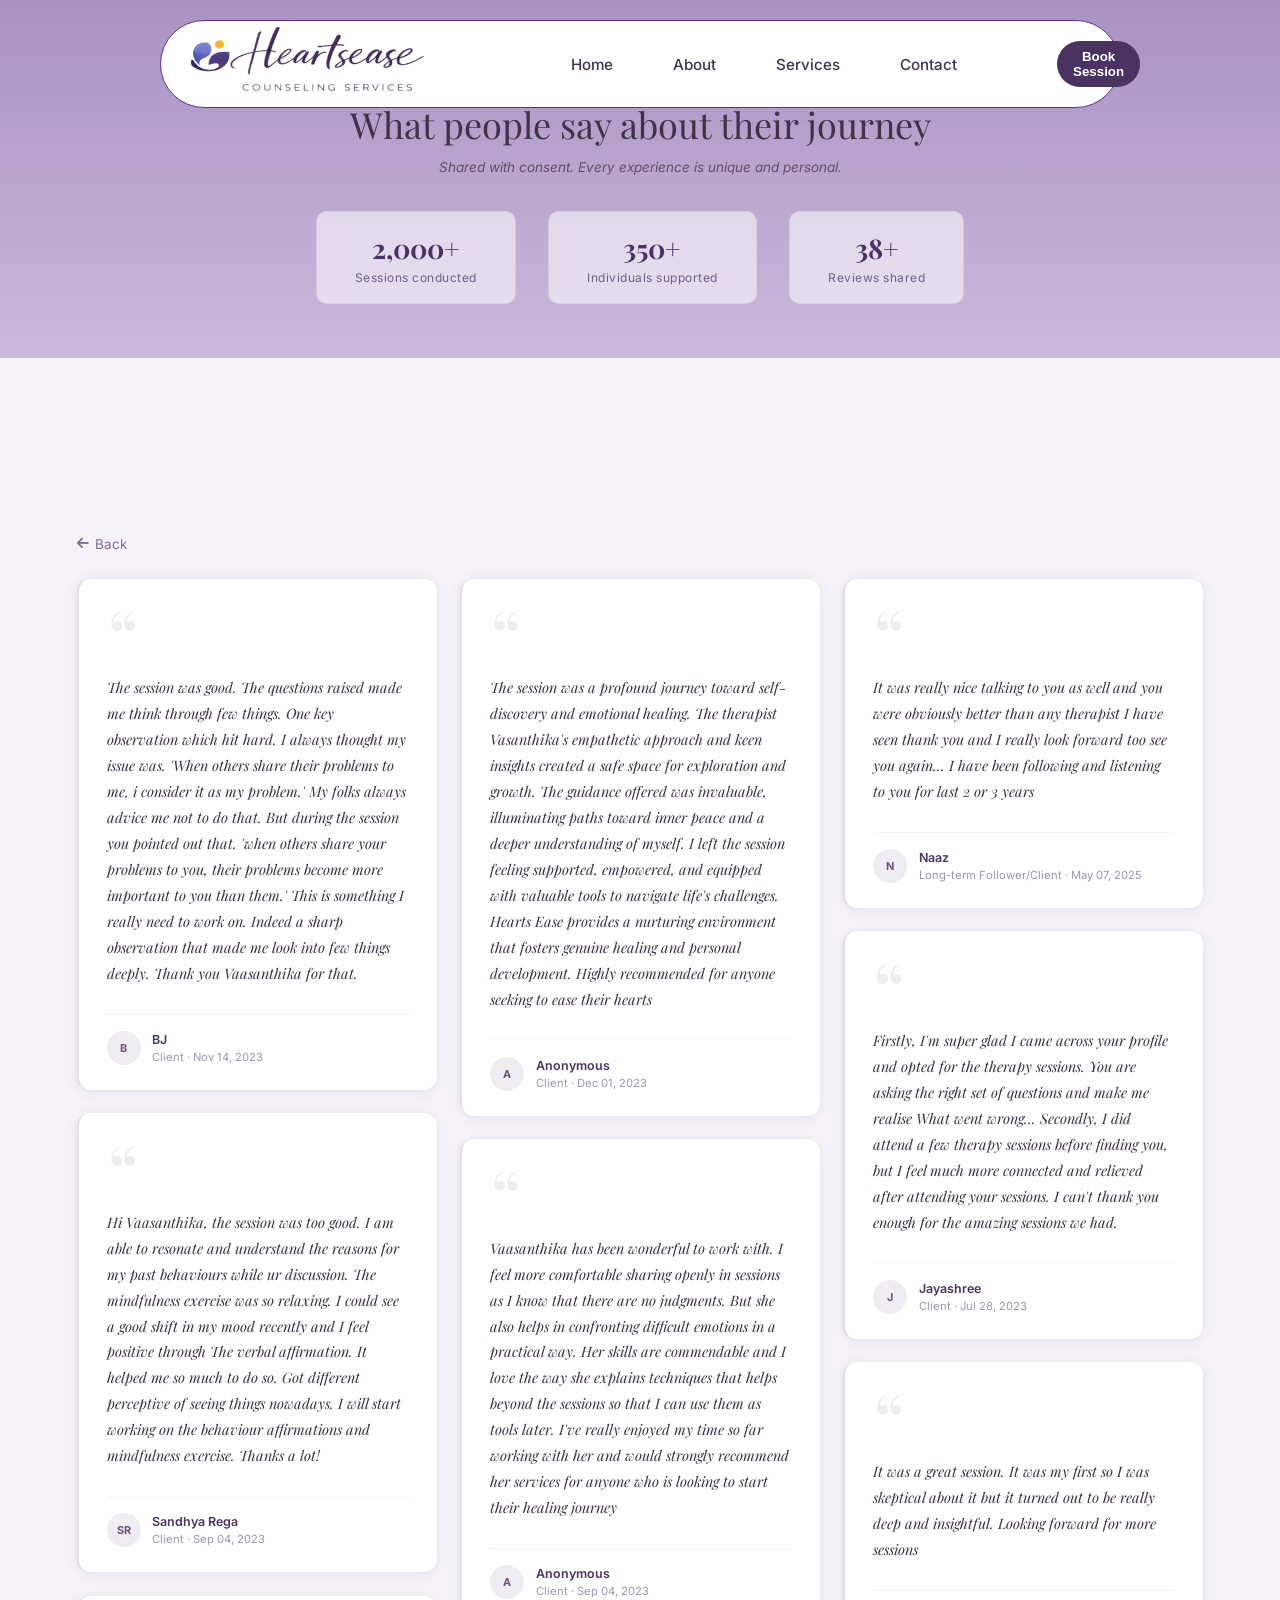
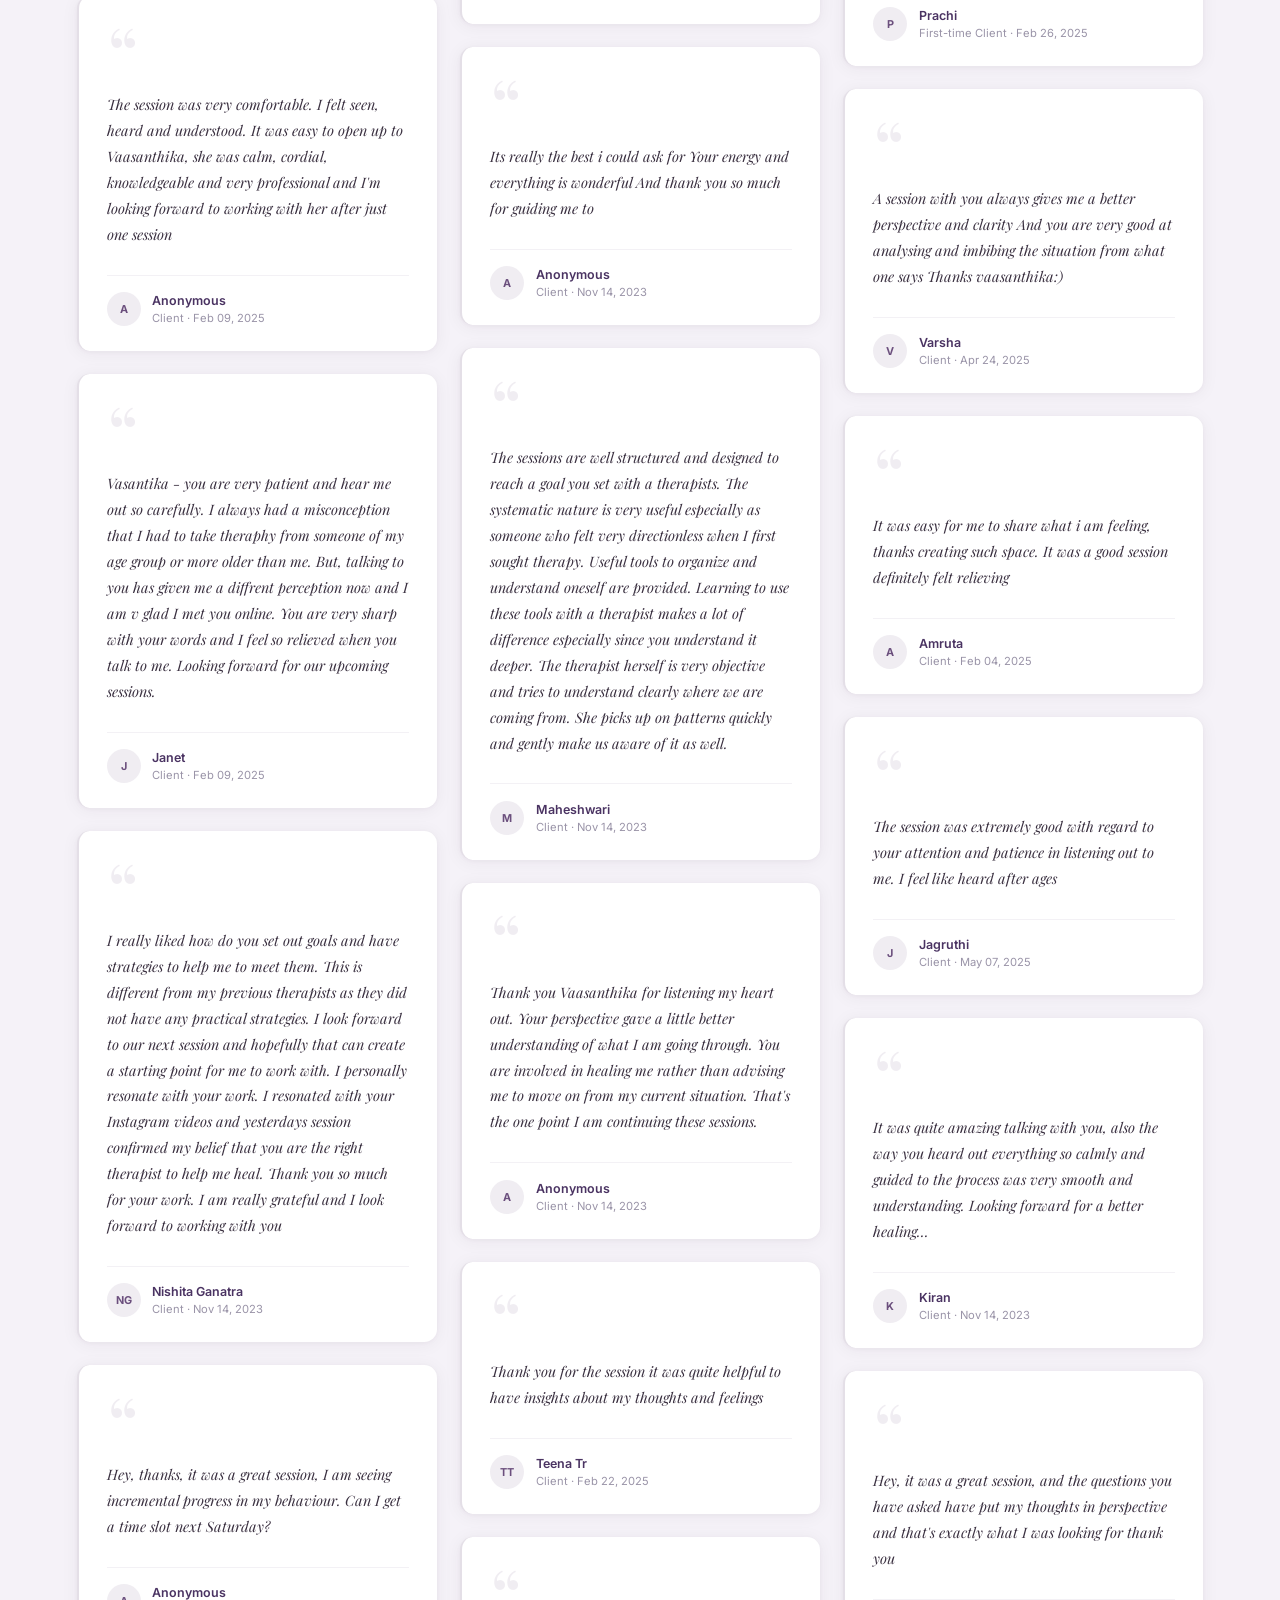
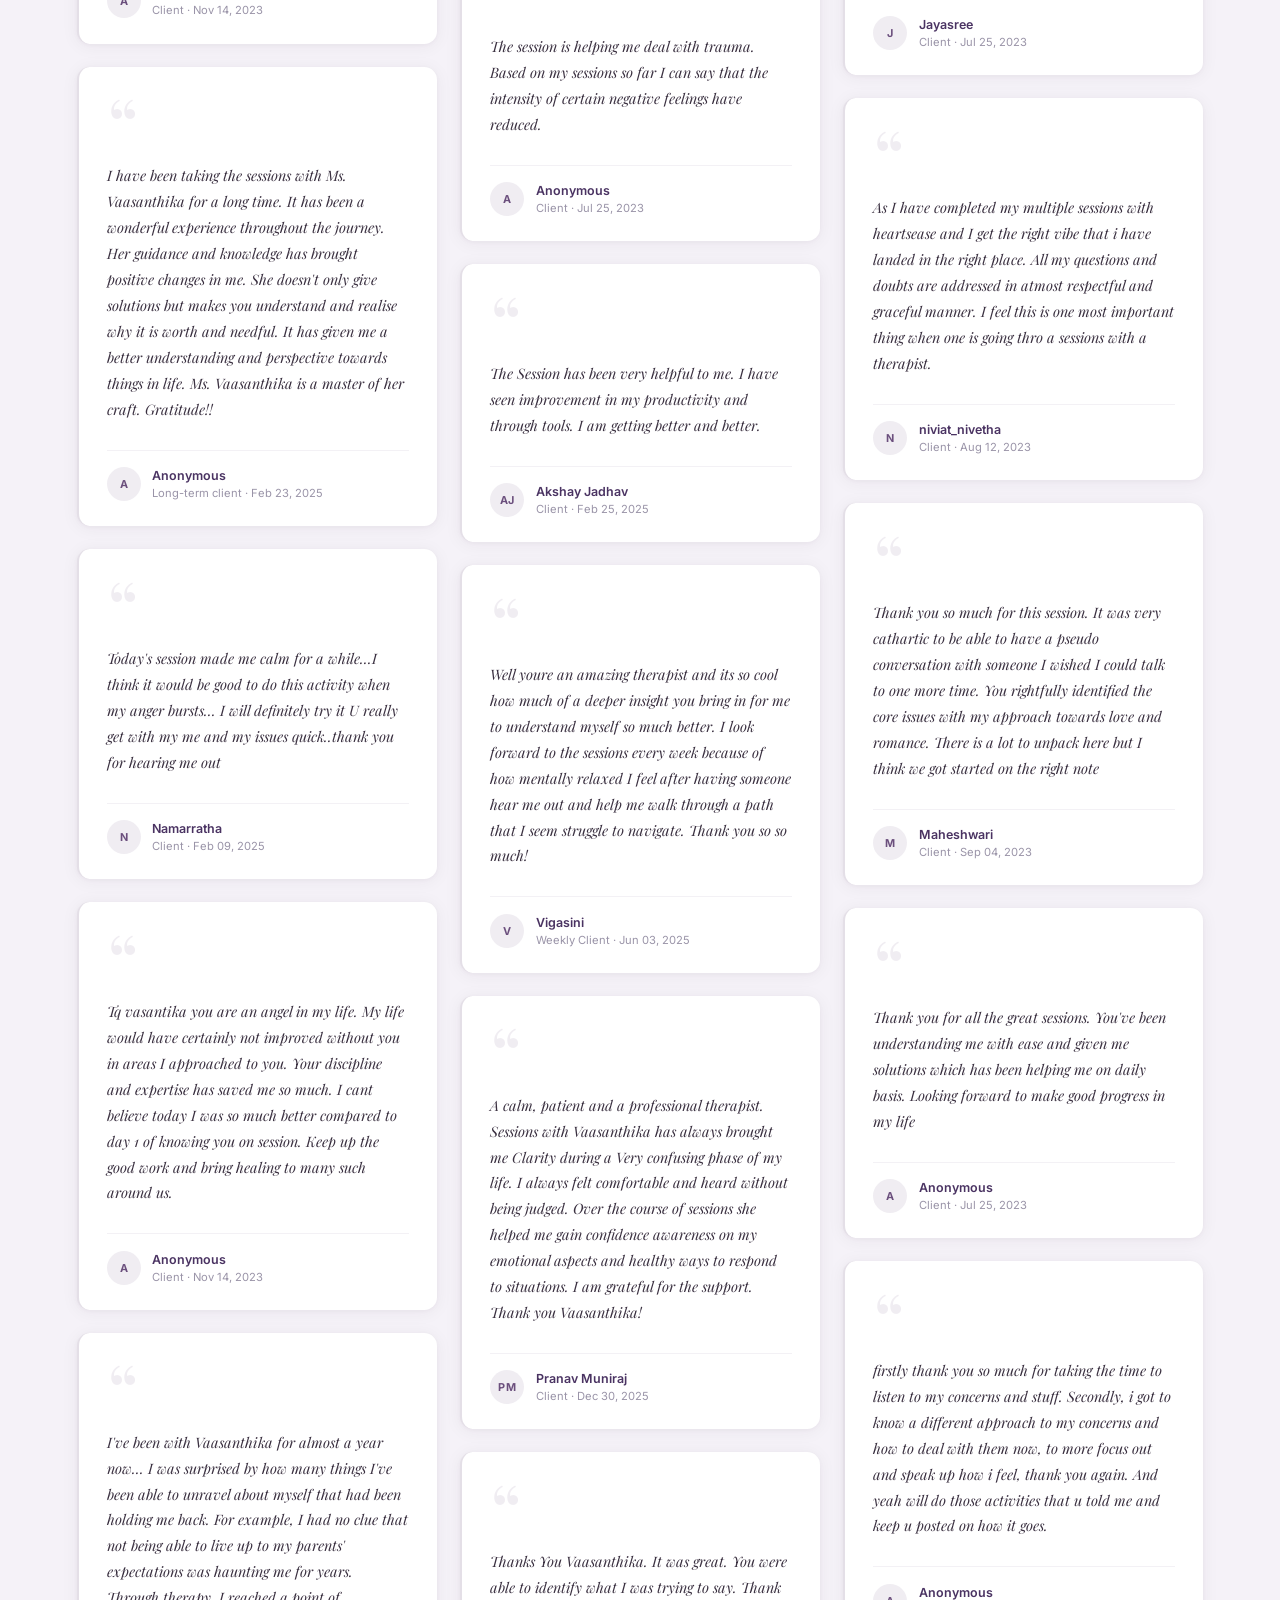
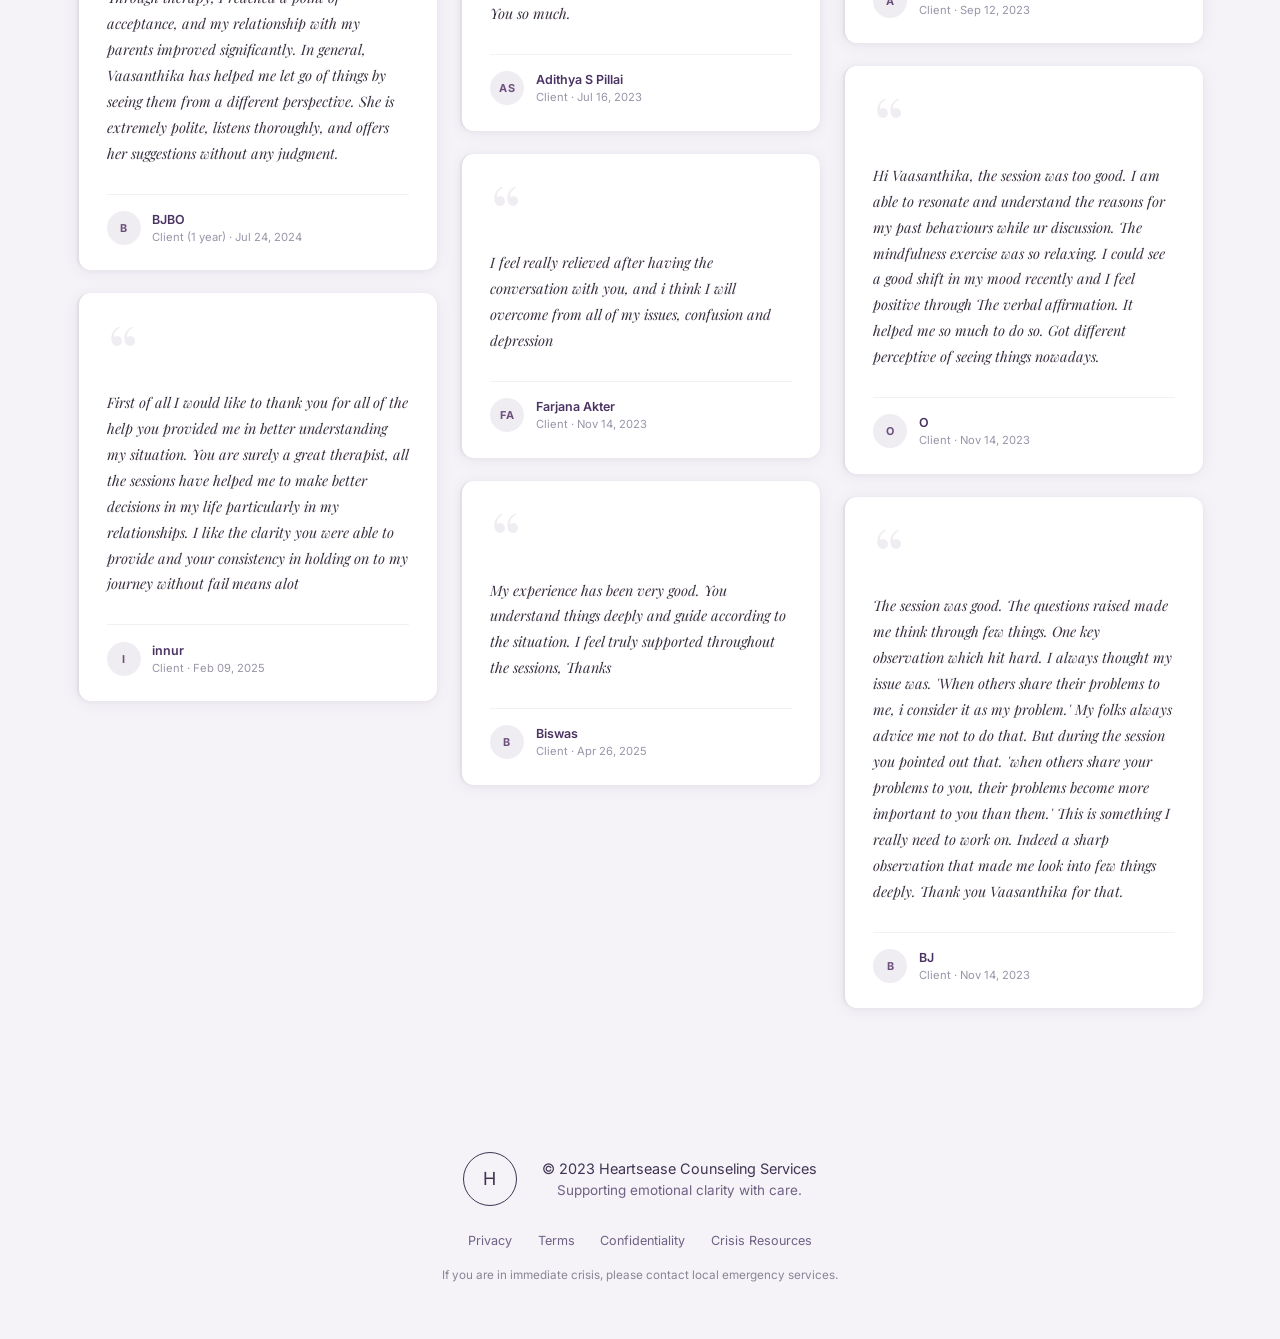
<file: reviews.html>
<!DOCTYPE html>
<html lang="en">

<head>
  <meta charset="UTF-8" />
  <meta name="viewport" content="width=device-width, initial-scale=1.0" />
  <title>All Reviews – Heartsease</title>
  <link rel="preconnect" href="https://fonts.googleapis.com">
  <link rel="preconnect" href="https://fonts.gstatic.com" crossorigin>
  <link href="https://fonts.googleapis.com/css2?family=Inter:wght@400;500;600&family=Playfair+Display:ital,wght@0,400;0,700;1,400&display=swap" rel="stylesheet">
  <link rel="stylesheet" href="https://cdnjs.cloudflare.com/ajax/libs/font-awesome/6.5.0/css/all.min.css" />
  <link rel="stylesheet" href="styles.css" />
  <style>
    .reviews-page {
      background: var(--bg-light);
      min-height: 100vh;
      padding-top: 120px;
    }

    .reviews-hero {
      background: var(--bg-gradient);
      padding: 8vh 0 6vh;
      text-align: center;
    }

    .reviews-hero h1 {
      font-family: "Playfair Display", Georgia, serif;
      font-size: clamp(1.8rem, 4vh, 2.8rem);
      font-weight: 400;
      color: var(--text-primary);
      margin-bottom: 1.2vh;
    }

    .reviews-hero p {
      font-size: clamp(0.82rem, 1.5vh, 0.95rem);
      color: var(--text-secondary);
      font-style: italic;
      margin-bottom: 4vh;
    }

    .reviews-stats {
      display: flex;
      gap: 2.5vw;
      justify-content: center;
      flex-wrap: wrap;
    }

    .reviews-stat {
      background: rgba(255,255,255,0.55);
      border: 1px solid var(--accent-soft);
      border-radius: 1.2vh;
      padding: 2vh 3vw;
      display: flex;
      flex-direction: column;
      align-items: center;
      gap: 0.4vh;
    }

    .reviews-stat-num {
      font-family: "Playfair Display", Georgia, serif;
      font-size: clamp(1.4rem, 3vh, 2rem);
      font-weight: 700;
      color: var(--purple-deep);
    }

    .reviews-stat-lbl {
      font-size: 0.75rem;
      color: var(--text-muted);
      letter-spacing: 0.04em;
    }

    .reviews-main {
      width: 88vw;
      margin: 0 auto;
      padding: 6vh 0 10vh;
    }

.reviews-back {
      display: inline-flex;
      align-items: center;
      gap: 0.5vw;
      font-size: 1.5vh;
      color: var(--purple-muted);
      text-decoration: none;
      margin-bottom: 3vh;
      transition: color 0.2s;
    }
    .reviews-back:hover { color: var(--purple-deep); }
  </style>
</head>

<body>

  <!-- NAVBAR -->
  <header>
    <nav class="navbar">
      <div class="nav-container">
        <div class="nav-left">
          <a href="main.html">
            <img src="assets/logo.png" alt="Heartsease Logo" class="logo">
          </a>
        </div>
        <ul class="nav-links" id="navLinks">
          <li><a href="index.html#section1">Home</a></li>
          <li><a href="about.html">About</a></li>
          <li><a href="index.html#section3">Services</a></li>
          <li><a href="index.html#section4">Contact</a></li>
        </ul>
        <div class="nav-right">
          <button class="book-session-btn" id="bookBtn">Book Session</button>
          <button class="menu-toggle" id="menuToggle">☰</button>
        </div>
      </div>
    </nav>
  </header>

  <!-- HERO -->
  <div class="reviews-hero">
    <span class="t-eyebrow">Client Experiences</span>
    <h1>What people say about their journey</h1>
    <p>Shared with consent. Every experience is unique and personal.</p>
    <div class="reviews-stats">
      <div class="reviews-stat">
        <span class="reviews-stat-num">2,000+</span>
        <span class="reviews-stat-lbl">Sessions conducted</span>
      </div>
      <div class="reviews-stat">
        <span class="reviews-stat-num">350+</span>
        <span class="reviews-stat-lbl">Individuals supported</span>
      </div>
      <div class="reviews-stat">
        <span class="reviews-stat-num" id="totalCount">–</span>
        <span class="reviews-stat-lbl">Reviews shared</span>
      </div>
    </div>
  </div>

  <!-- ALL REVIEWS -->
  <main class="reviews-page">
    <div class="reviews-main">
      <a href="index.html#section4" class="reviews-back">
        <i class="fa-solid fa-arrow-left"></i> Back
      </a>
      <div class="testimonials-masonry" id="allReviewsGrid"></div>
    </div>
  </main>

  <!-- FOOTER -->
  <footer class="site-footer">
    <div class="footer-bottom">
      <div class="footer-brand">
        <div class="footer-logo">H</div>
        <div>
          <p class="copyright">© 2023 Heartsease Counseling Services</p>
          <p class="mission">Supporting emotional clarity with care.</p>
        </div>
      </div>
      <div class="footer-links">
        <a href="#">Privacy</a>
        <a href="#">Terms</a>
        <a href="#">Confidentiality</a>
        <a href="#">Crisis Resources</a>
      </div>
      <p class="crisis-note">If you are in immediate crisis, please contact local emergency services.</p>
    </div>
  </footer>

  <script>
    const testimonials = [
      { name: "BJ", descriptor: "Client", date: "Nov 14, 2023", review: "The session was good. The questions raised made me think through few things. One key observation which hit hard. I always thought my issue was. 'When others share their problems to me, i consider it as my problem.' My folks always advice me not to do that. But during the session you pointed out that. 'when others share your problems to you, their problems become more important to you than them.' This is something I really need to work on. Indeed a sharp observation that made me look into few things deeply. Thank you Vaasanthika for that." },
      { name: "Sandhya Rega", descriptor: "Client", date: "Sep 04, 2023", review: "Hi Vaasanthika, the session was too good. I am able to resonate and understand the reasons for my past behaviours while ur discussion. The mindfulness exercise was so relaxing. I could see a good shift in my mood recently and I feel positive through The verbal affirmation. It helped me so much to do so. Got different perceptive of seeing things nowadays. I will start working on the behaviour affirmations and mindfulness exercise. Thanks a lot!" },
      { name: "Anonymous", descriptor: "Client", date: "Feb 09, 2025", review: "The session was very comfortable. I felt seen, heard and understood. It was easy to open up to Vaasanthika, she was calm, cordial, knowledgeable and very professional and I'm looking forward to working with her after just one session" },
      { name: "Janet", descriptor: "Client", date: "Feb 09, 2025", review: "Vasantika - you are very patient and hear me out so carefully. I always had a misconception that I had to take theraphy from someone of my age group or more older than me. But, talking to you has given me a diffrent perception now and I am v glad I met you online. You are very sharp with your words and I feel so relieved when you talk to me. Looking forward for our upcoming sessions." },
      { name: "Nishita Ganatra", descriptor: "Client", date: "Nov 14, 2023", review: "I really liked how do you set out goals and have strategies to help me to meet them. This is different from my previous therapists as they did not have any practical strategies. I look forward to our next session and hopefully that can create a starting point for me to work with. I personally resonate with your work. I resonated with your Instagram videos and yesterdays session confirmed my belief that you are the right therapist to help me heal. Thank you so much for your work. I am really grateful and I look forward to working with you" },
      { name: "Anonymous", descriptor: "Client", date: "Nov 14, 2023", review: "Hey, thanks, it was a great session, I am seeing incremental progress in my behaviour. Can I get a time slot next Saturday?" },
      { name: "Anonymous", descriptor: "Long-term client", date: "Feb 23, 2025", review: "I have been taking the sessions with Ms. Vaasanthika for a long time. It has been a wonderful experience throughout the journey. Her guidance and knowledge has brought positive changes in me. She doesn't only give solutions but makes you understand and realise why it is worth and needful. It has given me a better understanding and perspective towards things in life. Ms. Vaasanthika is a master of her craft. Gratitude!!" },
      { name: "Namarratha", descriptor: "Client", date: "Feb 09, 2025", review: "Today's session made me calm for a while...I think it would be good to do this activity when my anger bursts... I will definitely try it U really get with my me and my issues quick..thank you for hearing me out" },
      { name: "Anonymous", descriptor: "Client", date: "Nov 14, 2023", review: "Tq vasantika you are an angel in my life. My life would have certainly not improved without you in areas I approached to you. Your discipline and expertise has saved me so much. I cant believe today I was so much better compared to day 1 of knowing you on session. Keep up the good work and bring healing to many such around us." },
      { name: "BJBO", descriptor: "Client (1 year)", date: "Jul 24, 2024", review: "I've been with Vaasanthika for almost a year now... I was surprised by how many things I've been able to unravel about myself that had been holding me back. For example, I had no clue that not being able to live up to my parents' expectations was haunting me for years. Through therapy, I reached a point of acceptance, and my relationship with my parents improved significantly. In general, Vaasanthika has helped me let go of things by seeing them from a different perspective. She is extremely polite, listens thoroughly, and offers her suggestions without any judgment." },
      { name: "innur", descriptor: "Client", date: "Feb 09, 2025", review: "First of all I would like to thank you for all of the help you provided me in better understanding my situation. You are surely a great therapist, all the sessions have helped me to make better decisions in my life particularly in my relationships. I like the clarity you were able to provide and your consistency in holding on to my journey without fail means alot" },
      { name: "Anonymous", descriptor: "Client", date: "Dec 01, 2023", review: "The session was a profound journey toward self-discovery and emotional healing. The therapist Vasanthika's empathetic approach and keen insights created a safe space for exploration and growth. The guidance offered was invaluable, illuminating paths toward inner peace and a deeper understanding of myself. I left the session feeling supported, empowered, and equipped with valuable tools to navigate life's challenges. Hearts Ease provides a nurturing environment that fosters genuine healing and personal development. Highly recommended for anyone seeking to ease their hearts" },
      { name: "Anonymous", descriptor: "Client", date: "Sep 04, 2023", review: "Vaasanthika has been wonderful to work with. I feel more comfortable sharing openly in sessions as I know that there are no judgments. But she also helps in confronting difficult emotions in a practical way. Her skills are commendable and I love the way she explains techniques that helps beyond the sessions so that I can use them as tools later. I've really enjoyed my time so far working with her and would strongly recommend her services for anyone who is looking to start their healing journey" },
      { name: "Anonymous", descriptor: "Client", date: "Nov 14, 2023", review: "Its really the best i could ask for Your energy and everything is wonderful And thank you so much for guiding me to" },
      { name: "Maheshwari", descriptor: "Client", date: "Nov 14, 2023", review: "The sessions are well structured and designed to reach a goal you set with a therapists. The systematic nature is very useful especially as someone who felt very directionless when I first sought therapy. Useful tools to organize and understand oneself are provided. Learning to use these tools with a therapist makes a lot of difference especially since you understand it deeper. The therapist herself is very objective and tries to understand clearly where we are coming from. She picks up on patterns quickly and gently make us aware of it as well." },
      { name: "Anonymous", descriptor: "Client", date: "Nov 14, 2023", review: "Thank you Vaasanthika for listening my heart out. Your perspective gave a little better understanding of what I am going through. You are involved in healing me rather than advising me to move on from my current situation. That's the one point I am continuing these sessions." },
      { name: "Teena Tr", descriptor: "Client", date: "Feb 22, 2025", review: "Thank you for the session it was quite helpful to have insights about my thoughts and feelings" },
      { name: "Anonymous", descriptor: "Client", date: "Jul 25, 2023", review: "The session is helping me deal with trauma. Based on my sessions so far I can say that the intensity of certain negative feelings have reduced." },
      { name: "Akshay Jadhav", descriptor: "Client", date: "Feb 25, 2025", review: "The Session has been very helpful to me. I have seen improvement in my productivity and through tools. I am getting better and better." },
      { name: "Vigasini", descriptor: "Weekly Client", date: "Jun 03, 2025", review: "Well youre an amazing therapist and its so cool how much of a deeper insight you bring in for me to understand myself so much better. I look forward to the sessions every week because of how mentally relaxed I feel after having someone hear me out and help me walk through a path that I seem struggle to navigate. Thank you so so much!" },
      { name: "Pranav Muniraj", descriptor: "Client", date: "Dec 30, 2025", review: "A calm, patient and a professional therapist. Sessions with Vaasanthika has always brought me Clarity during a Very confusing phase of my life. I always felt comfortable and heard without being judged. Over the course of sessions she helped me gain confidence awareness on my emotional aspects and healthy ways to respond to situations. I am grateful for the support. Thank you Vaasanthika!" },
      { name: "Adithya S Pillai", descriptor: "Client", date: "Jul 16, 2023", review: "Thanks You Vaasanthika. It was great. You were able to identify what I was trying to say. Thank You so much." },
      { name: "Farjana Akter", descriptor: "Client", date: "Nov 14, 2023", review: "I feel really relieved after having the conversation with you, and i think I will overcome from all of my issues, confusion and depression" },
      { name: "Biswas", descriptor: "Client", date: "Apr 26, 2025", review: "My experience has been very good. You understand things deeply and guide according to the situation. I feel truly supported throughout the sessions, Thanks" },
      { name: "Naaz", descriptor: "Long-term Follower/Client", date: "May 07, 2025", review: "It was really nice talking to you as well and you were obviously better than any therapist I have seen thank you and I really look forward too see you again... I have been following and listening to you for last 2 or 3 years" },
      { name: "Jayashree", descriptor: "Client", date: "Jul 28, 2023", review: "Firstly, I'm super glad I came across your profile and opted for the therapy sessions. You are asking the right set of questions and make me realise What went wrong... Secondly, I did attend a few therapy sessions before finding you, but I feel much more connected and relieved after attending your sessions. I can't thank you enough for the amazing sessions we had." },
      { name: "Prachi", descriptor: "First-time Client", date: "Feb 26, 2025", review: "It was a great session. It was my first so I was skeptical about it but it turned out to be really deep and insightful. Looking forward for more sessions" },
      { name: "Varsha", descriptor: "Client", date: "Apr 24, 2025", review: "A session with you always gives me a better perspective and clarity And you are very good at analysing and imbibing the situation from what one says Thanks vaasanthika:)" },
      { name: "Amruta", descriptor: "Client", date: "Feb 04, 2025", review: "It was easy for me to share what i am feeling, thanks creating such space. It was a good session definitely felt relieving" },
      { name: "Jagruthi", descriptor: "Client", date: "May 07, 2025", review: "The session was extremely good with regard to your attention and patience in listening out to me. I feel like heard after ages" },
      { name: "Kiran", descriptor: "Client", date: "Nov 14, 2023", review: "It was quite amazing talking with you, also the way you heard out everything so calmly and guided to the process was very smooth and understanding. Looking forward for a better healing..." },
      { name: "Jayasree", descriptor: "Client", date: "Jul 25, 2023", review: "Hey, it was a great session, and the questions you have asked have put my thoughts in perspective and that's exactly what I was looking for thank you" },
      { name: "niviat_nivetha", descriptor: "Client", date: "Aug 12, 2023", review: "As I have completed my multiple sessions with heartsease and I get the right vibe that i have landed in the right place. All my questions and doubts are addressed in atmost respectful and graceful manner. I feel this is one most important thing when one is going thro a sessions with a therapist." },
      { name: "Maheshwari", descriptor: "Client", date: "Sep 04, 2023", review: "Thank you so much for this session. It was very cathartic to be able to have a pseudo conversation with someone I wished I could talk to one more time. You rightfully identified the core issues with my approach towards love and romance. There is a lot to unpack here but I think we got started on the right note" },
      { name: "Anonymous", descriptor: "Client", date: "Jul 25, 2023", review: "Thank you for all the great sessions. You've been understanding me with ease and given me solutions which has been helping me on daily basis. Looking forward to make good progress in my life" },
      { name: "Anonymous", descriptor: "Client", date: "Sep 12, 2023", review: "firstly thank you so much for taking the time to listen to my concerns and stuff. Secondly, i got to know a different approach to my concerns and how to deal with them now, to more focus out and speak up how i feel, thank you again. And yeah will do those activities that u told me and keep u posted on how it goes." },
      { name: "O", descriptor: "Client", date: "Nov 14, 2023", review: "Hi Vaasanthika, the session was too good. I am able to resonate and understand the reasons for my past behaviours while ur discussion. The mindfulness exercise was so relaxing. I could see a good shift in my mood recently and I feel positive through The verbal affirmation. It helped me so much to do so. Got different perceptive of seeing things nowadays." },
      { name: "BJ", descriptor: "Client", date: "Nov 14, 2023", review: "The session was good. The questions raised made me think through few things. One key observation which hit hard. I always thought my issue was. 'When others share their problems to me, i consider it as my problem.' My folks always advice me not to do that. But during the session you pointed out that. 'when others share your problems to you, their problems become more important to you than them.' This is something I really need to work on. Indeed a sharp observation that made me look into few things deeply. Thank you Vaasanthika for that." },
    ];

    function getInitials(name) {
      return name.split(/[\s.]+/).filter(Boolean).map(p => p[0]).join('').toUpperCase().slice(0, 2);
    }

    const grid = document.getElementById('allReviewsGrid');
    document.getElementById('totalCount').textContent = testimonials.length + '+';

    testimonials.forEach(t => {
      const card = document.createElement('div');
      card.className = 'testimonial-card';
      card.innerHTML = `
        <span class="tc-quote-mark">\u201C</span>
        <p class="tc-review">${t.review}</p>
        <div class="tc-person">
          <div class="tc-initials">${getInitials(t.name)}</div>
          <div class="tc-meta">
            <span class="tc-name">${t.name}</span>
            <span class="tc-descriptor">${t.descriptor} · ${t.date}</span>
          </div>
        </div>
      `;
      grid.appendChild(card);
    });

    // Book Session
    document.getElementById('bookBtn').addEventListener('click', () => {
      sessionStorage.setItem('openBooking', '1');
      window.location.href = 'main.html';
    });

    // Scroll reveal
    const obs = new IntersectionObserver(entries => {
      entries.forEach(e => { if (e.isIntersecting) { e.target.classList.add('visible'); obs.unobserve(e.target); } });
    }, { threshold: 0.1 });
    document.querySelectorAll('.reveal').forEach(el => obs.observe(el));

    // Mobile menu
    document.getElementById('menuToggle').addEventListener('click', () => {
      document.getElementById('navLinks').classList.toggle('open');
    });
  </script>
</body>

</html>
</file>
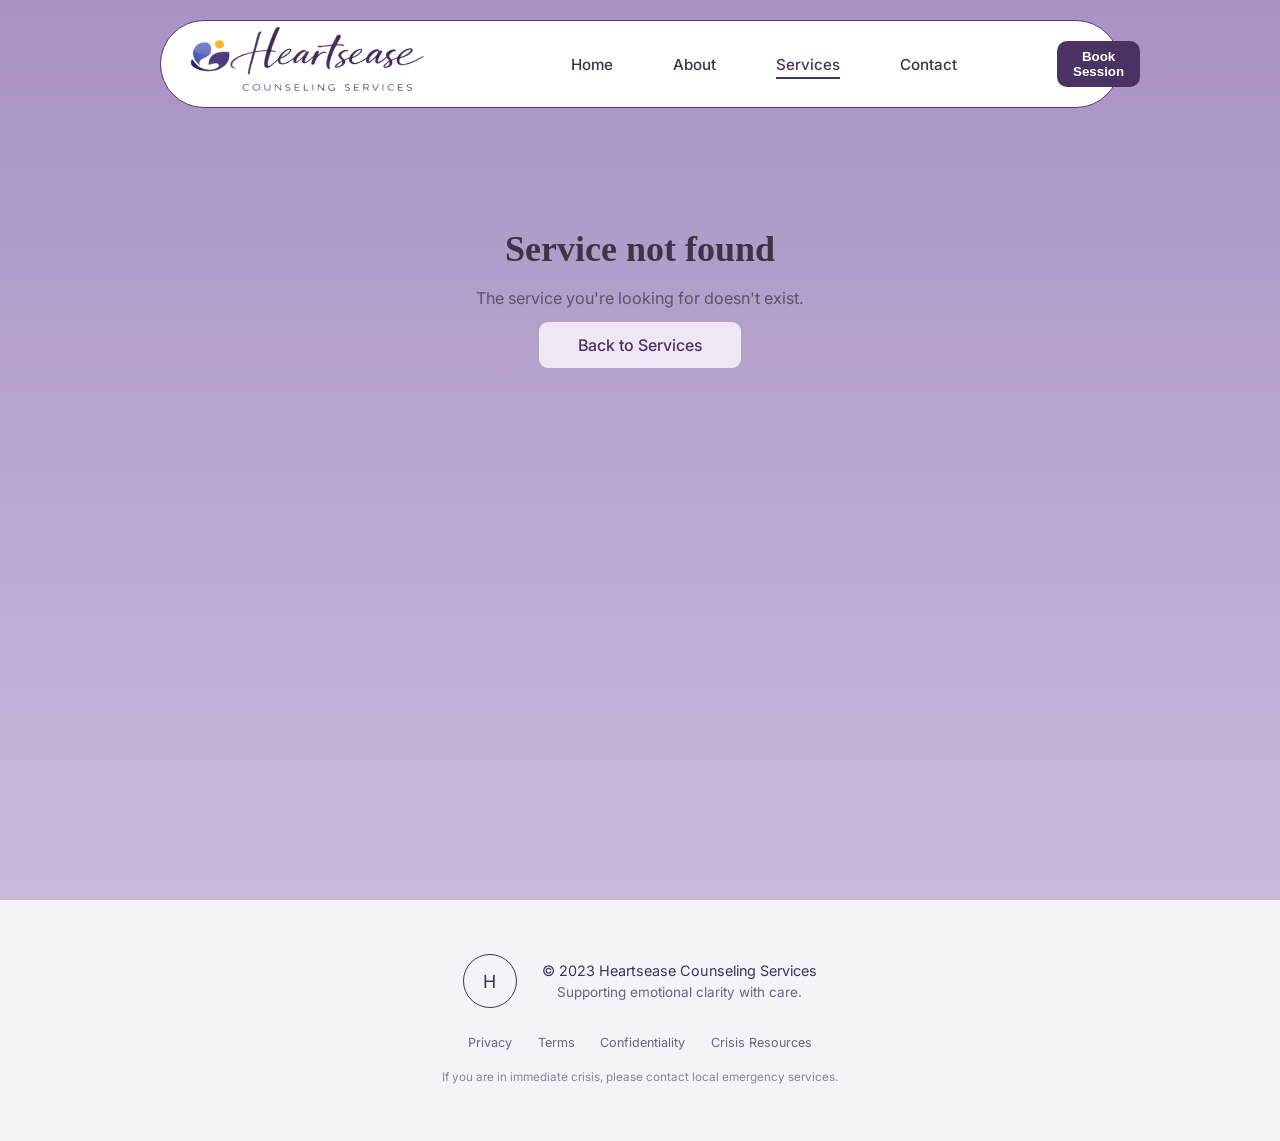
<file: service.html>
<!DOCTYPE html>
<html lang="en">

<head>
  <meta charset="UTF-8" />
  <meta name="viewport" content="width=device-width, initial-scale=1.0" />
  <title>Services – Heartsease</title>
  <link rel="preconnect" href="https://fonts.googleapis.com">
  <link rel="preconnect" href="https://fonts.gstatic.com" crossorigin>
  <link href="https://fonts.googleapis.com/css2?family=Inter:wght@400;500;600&family=Playfair+Display:ital,wght@0,400;0,700;1,400&display=swap" rel="stylesheet">
  <link rel="stylesheet" href="https://cdnjs.cloudflare.com/ajax/libs/font-awesome/6.5.0/css/all.min.css" />
  <link rel="stylesheet" href="styles.css" />
  <style>
    .service-page {
      background: var(--bg-gradient);
      min-height: 100vh;
      padding-top: 120px;
    }

    /* HERO */
    .svc-hero {
      width: 74vw;
      margin: 0 auto;
      padding: 8vh 0 6vh;
      display: grid;
      grid-template-columns: 1fr 1fr;
      gap: 6vw;
      align-items: center;
    }

    .svc-hero-img {
      width: 100%;
      height: 52vh;
      object-fit: cover;
      border-radius: 0 16vw 16vw 16vw;
      filter: contrast(0.95) saturate(0.9);
    }

    .svc-hero-text .svc-eyebrow {
      font-size: 1.35vh;
      font-weight: 600;
      text-transform: uppercase;
      letter-spacing: 0.1em;
      color: var(--purple-muted);
      margin-bottom: 1.5vh;
    }

    .svc-hero-text h1 {
      font-family: "Georgia", serif;
      font-size: 4.8vh;
      color: var(--text-primary);
      margin-bottom: 2.5vh;
      line-height: 1.2;
    }

    .svc-hero-text .svc-intro {
      font-size: 1.9vh;
      line-height: 1.75;
      color: var(--text-primary);
      margin-bottom: 1.8vh;
    }

    /* TWO-COLUMN WORK & EXPECT */
    .svc-columns {
      background: var(--bg-about);
      padding: 8vh 0;
    }

    .svc-columns-inner {
      width: 74vw;
      margin: 0 auto;
      display: grid;
      grid-template-columns: 1fr 1fr;
      gap: 5vw;
    }

    .svc-col h2 {
      font-family: "Georgia", serif;
      font-size: 2.8vh;
      color: var(--text-primary);
      margin-bottom: 3vh;
    }

    .svc-list {
      list-style: none;
      display: flex;
      flex-direction: column;
      gap: 1.8vh;
    }

    .svc-list li {
      display: flex;
      align-items: flex-start;
      gap: 1.2vw;
      font-size: 1.75vh;
      line-height: 1.6;
      color: var(--text-primary);
    }

    .svc-list li::before {
      content: '';
      display: inline-block;
      width: 7px;
      height: 7px;
      border-radius: 50%;
      background: var(--purple-deep);
      flex-shrink: 0;
      margin-top: 0.6vh;
    }

    /* QUOTE / PERSONAL MESSAGE */
    .svc-quote-section {
      background: linear-gradient(180deg, #E9E2EF 0%, #CBB9DC 100%);
      padding: 8vh 0;
    }

    .svc-quote-inner {
      width: 60vw;
      margin: 0 auto;
      text-align: center;
    }

    .svc-quote-inner .q-eyebrow {
      font-size: 1.35vh;
      font-weight: 600;
      text-transform: uppercase;
      letter-spacing: 0.12em;
      color: var(--purple-muted);
      margin-bottom: 3vh;
    }

    .svc-quote-inner blockquote {
      font-family: "Georgia", serif;
      font-size: 2.6vh;
      font-style: italic;
      line-height: 1.65;
      color: var(--purple-deep);
      position: relative;
      padding: 0 4vw;
    }

    .svc-quote-inner blockquote::before {
      content: '\201C';
      font-size: 8vh;
      color: var(--purple-muted);
      opacity: 0.35;
      position: absolute;
      top: -2vh;
      left: 0;
      font-family: Georgia, serif;
      line-height: 1;
    }

    /* CTA */
    .svc-cta-section {
      background: var(--bg-about);
      padding: 8vh 0;
      text-align: center;
    }

    .svc-cta-inner {
      display: flex;
      flex-direction: column;
      align-items: center;
      gap: 2vh;
    }

    .svc-cta-inner p {
      font-size: 2vh;
      color: var(--text-secondary);
    }

    .svc-cta-btns {
      display: flex;
      gap: 2vw;
      justify-content: center;
    }

    /* BACK LINK */
    .svc-back {
      display: inline-flex;
      align-items: center;
      gap: 0.6vw;
      font-size: 1.55vh;
      color: var(--purple-muted);
      text-decoration: none;
      margin-bottom: 3vh;
      transition: color 0.2s;
    }

    .svc-back:hover { color: var(--purple-deep); }

    /* 404 STATE */
    .svc-not-found {
      width: 74vw;
      margin: 0 auto;
      padding: 12vh 0;
      text-align: center;
    }

    .svc-not-found h1 {
      font-family: "Georgia", serif;
      font-size: 4vh;
      color: var(--text-primary);
      margin-bottom: 2vh;
    }

    .book-session-btn { border-radius: 10px; }

    /* MOBILE */
    @media (max-width: 768px) {
      .svc-hero { grid-template-columns: 1fr; padding: 4vh 0 4vh; gap: 3vh; }
      .svc-hero-img { width: 75vw; height: 38vh; margin: 0 auto; display: block; }
      .svc-hero-text h1 { font-size: 3.5vh; }
      .svc-columns-inner { grid-template-columns: 1fr; gap: 4vh; }
      .svc-quote-inner { width: 88vw; }
      .svc-quote-inner blockquote { font-size: 2.1vh; }
      .svc-cta-btns { flex-direction: column; align-items: center; gap: 1.5vh; }
      .svc-back { font-size: 1.7vh; }
    }
  </style>
</head>

<body>

  <!-- NAVBAR -->
  <header>
    <nav class="navbar">
      <div class="nav-container">
        <div class="nav-left">
          <a href="main.html">
            <img src="assets/logo.png" alt="Heartsease Logo" class="logo">
          </a>
        </div>
        <ul class="nav-links" id="navLinks">
          <li><a href="index.html#section1">Home</a></li>
          <li><a href="ab.html">About</a></li>
          <li><a href="index.html#section3" class="active">Services</a></li>
          <li><a href="index.html#section4">Contact</a></li>
        </ul>
        <div class="nav-right">
          <button class="book-session-btn" id="bookBtn">Book Session</button>
          <button class="menu-toggle" id="menuToggle">☰</button>
        </div>
      </div>
    </nav>
  </header>

  <!-- SERVICE CONTENT (rendered by JS) -->
  <main class="service-page" id="serviceMain"></main>

  <!-- FOOTER -->
  <footer class="site-footer">
    <div class="footer-bottom">
      <div class="footer-brand">
        <div class="footer-logo">H</div>
        <div>
          <p class="copyright">© 2023 Heartsease Counseling Services</p>
          <p class="mission">Supporting emotional clarity with care.</p>
        </div>
      </div>
      <div class="footer-links">
        <a href="#">Privacy</a>
        <a href="#">Terms</a>
        <a href="#">Confidentiality</a>
        <a href="#">Crisis Resources</a>
      </div>
      <p class="crisis-note">If you are in immediate crisis, please contact local emergency services.</p>
    </div>
  </footer>

  <script>
    // ── Service data ────────────────────────────────────────────────────────────
    const SERVICES = {
      relationship: {
        title: 'Relationship Counseling',
        image: 'assets/relationship.jpg',
        intro: [
          "This space isn't about blame. It's about clarity, repair, and learning healthier ways to relate."
        ],
        workOn: [
          'Understanding recurring relationship patterns',
          'Improving communication without fear or shutdown',
          'Navigating conflict more calmly and respectfully',
          'Rebuilding trust, emotional safety, and connection',
          'Learning boundaries without guilt',
          'Making sense of attachment styles and emotional needs',
        ],
        expect: [
          'A non-judgmental, neutral space',
          'Honest conversations guided with care',
          'Practical tools you can use outside sessions',
          'Support whether you\'re in a relationship, dating, or healing from one',
        ],
        quote: "Relationships can bring out our deepest needs and our deepest fears.\nIn these sessions, we slow things down and gently look at what's really happening beneath the surface.\nYou don't have to figure it all out alone — and you don't have to become someone else to be loved.",
      },

      anxiety: {
        title: 'Anxiety & Stress Management Counseling',
        image: 'assets/anxiety.jpg',
        intro: [
          "Let's calm your system, understand your triggers, and feel more steady again."
        ],
        workOn: [
          'Identifying stress and anxiety triggers',
          'Understanding how your nervous system responds',
          'Learning grounding and regulation techniques',
          'Managing overthinking and constant worry',
          'Reducing physical symptoms like restlessness or fatigue',
          'Creating routines that support calm and balance',
        ],
        expect: [
          'Simple, practical tools (not overwhelming techniques)',
          'Sessions paced according to your comfort',
          'A focus on safety, regulation, and relief',
          'Support that meets you where you are',
        ],
        quote: "Anxiety isn't a weakness — it's your system asking for support.\nTogether, we focus on helping your body and mind feel safe again.\nSmall shifts can create big relief, and you don't have to push yourself to heal.",
      },

      'life-transitions': {
        title: 'Life Transitions Counseling',
        image: 'assets/life_transition.jpg',
        intro: [
          "Big changes — career shifts, breakups, loss, relocation, or identity changes — can leave you feeling unsteady, even when the change is 'right.'",
          "Let us help you move through uncertainty with more clarity, confidence, and emotional support."
        ],
        workOn: [
          'Processing change, loss, or uncertainty',
          'Managing fear of the unknown',
          'Rebuilding structure during transitions',
          'Making decisions without overwhelm',
          'Letting go of old versions of yourself',
          'Stepping into new roles with confidence',
        ],
        expect: [
          'A supportive space to pause and reflect',
          'Help making sense of mixed emotions',
          'Gentle guidance — not pressure — to "move on"',
          'Clarity without rushing decisions',
        ],
        quote: "Transitions can feel unsettling because they ask us to release what's familiar.\nIn therapy, we take this one step at a time — helping you feel grounded while you figure out what's next.\nYou don't need to have it all figured out to begin.",
      },

      'self-esteem': {
        title: 'Self-Esteem & Confidence Building',
        image: 'assets/confidence.png',
        intro: [
          "Confidence grows when you feel safe being yourself.",
          "Low self-esteem often isn't about lack of ability — it's about years of self-doubt, criticism, or comparison. These sessions focus on helping you reconnect with your sense of worth and inner strength."
        ],
        workOn: [
          'Identifying self-critical thought patterns',
          'Building self-trust and self-respect',
          'Reducing people-pleasing and guilt',
          'Strengthening boundaries',
          'Reconnecting with your values',
          'Learning to speak up without fear',
        ],
        expect: [
          'Compassion-focused conversations',
          'Tools to challenge harsh self-talk',
          'A steady, supportive pace',
          'Space to rebuild confidence without pressure',
        ],
        quote: "Confidence isn't about being loud or fearless.\nIt's about feeling okay being who you are — even on uncertain days.\nMy role is to help you reconnect with that quiet, steady self-belief.",
      },

      cbt: {
        title: 'Cognitive Behaviour Therapy (CBT)',
        image: 'assets/cognitive.jpg',
        intro: [
          "Therapy that is structured, supportive, and focused on real-life change."
        ],
        workOn: [
          'Recognising unhelpful thinking patterns',
          'Understanding emotional reactions',
          'Learning healthier coping responses',
          'Breaking cycles of avoidance or rumination',
          'Practising skills between sessions',
          'Building long-term emotional resilience',
        ],
        expect: [
          'Clear, goal-oriented sessions',
          'Tools you can apply daily',
          'Collaborative work — not rigid rules',
          'Progress that feels practical and sustainable',
        ],
        quote: "CBT isn't about positive thinking — it's about realistic thinking.\nWe work together to understand what's keeping you stuck and gently replace it with responses that actually help.\nThe goal is lasting change, not quick fixes.",
      },

      grief: {
        title: 'Grief Counseling',
        image: 'assets/grief.jpg',
        intro: [
          "You don't have to 'move on' to heal.",
          "Grief doesn't follow timelines. It can come from loss, endings, change, or even things that were never given. Grief counseling offers space to process pain without being rushed or judged."
        ],
        workOn: [
          'Making space for grief and mixed emotions',
          'Understanding your personal grief process',
          'Managing guilt, anger, or numbness',
          'Learning how to carry loss without being consumed by it',
          'Rebuilding meaning and routine',
          'Honouring what was lost',
        ],
        expect: [
          'A gentle, compassionate pace',
          'No pressure to feel "better" quickly',
          'Emotional safety and understanding',
          'Support through difficult milestones',
        ],
        quote: "Grief asks for patience, not strength.\nIn our sessions, you're allowed to feel everything — without fixing or explaining it away.\nHealing doesn't mean forgetting. It means learning how to live alongside the loss.",
      },
    };

    // ── Render ──────────────────────────────────────────────────────────────────
    function render() {
      const params  = new URLSearchParams(window.location.search);
      const key     = params.get('service');
      const svc     = SERVICES[key];
      const main    = document.getElementById('serviceMain');

      if (!svc) {
        main.innerHTML = `
          <div class="svc-not-found">
            <h1>Service not found</h1>
            <p style="font-size:1.8vh;color:var(--text-secondary);margin-bottom:3vh;">
              The service you're looking for doesn't exist.
            </p>
            <a href="index.html#section3" class="primary-btn">Back to Services</a>
          </div>`;
        return;
      }

      document.title = `${svc.title} – Heartsease`;

      const introHTML  = svc.intro.map(p => `<p class="svc-intro">${p}</p>`).join('');
      const workHTML   = svc.workOn.map(item => `<li>${item}</li>`).join('');
      const expectHTML = svc.expect.map(item => `<li>${item}</li>`).join('');
      const quoteHTML  = svc.quote.split('\n').map(line => `${line}<br>`).join('');

      main.innerHTML = `
        <!-- HERO -->
        <section class="svc-hero">
          <div class="reveal">
            <img class="svc-hero-img" src="${svc.image}" alt="${svc.title}" />
          </div>
          <div class="reveal">
            <a class="svc-back" href="index.html#section3">
              <i class="fa-solid fa-arrow-left"></i> All Services
            </a>
            <p class="svc-eyebrow">Heartsease · Counseling Services</p>
            <h1>${svc.title}</h1>
            ${introHTML}
          </div>
        </section>

        <!-- WHAT WE WORK ON + WHAT TO EXPECT -->
        <section class="svc-columns">
          <div class="svc-columns-inner">
            <div class="reveal">
              <h2>What We'll Work On</h2>
              <ul class="svc-list">${workHTML}</ul>
            </div>
            <div class="reveal">
              <h2>What You Can Expect</h2>
              <ul class="svc-list">${expectHTML}</ul>
            </div>
          </div>
        </section>

        <!-- PERSONAL MESSAGE -->
        <section class="svc-quote-section">
          <div class="svc-quote-inner reveal">
            <p class="q-eyebrow">A personal note from Vaasanthika</p>
            <blockquote>${quoteHTML}</blockquote>
          </div>
        </section>

        <!-- CTA -->
        <section class="svc-cta-section">
          <div class="svc-cta-inner reveal">
            <p>Ready to take the first step? I'm here when you are.</p>
            <div class="svc-cta-btns">
              <button class="book-session-btn" id="bookNowCta">Book a Consultation</button>
              <a href="index.html#section3" class="secondary-btn">Explore Other Services</a>
            </div>
          </div>
        </section>
      `;

      // Scroll reveal
      const obs = new IntersectionObserver(entries => {
        entries.forEach(e => {
          if (e.isIntersecting) { e.target.classList.add('visible'); obs.unobserve(e.target); }
        });
      }, { threshold: 0.12 });
      document.querySelectorAll('.reveal').forEach(el => obs.observe(el));

      // Book CTA → go to main.html and open modal
      document.getElementById('bookNowCta').addEventListener('click', () => {
        sessionStorage.setItem('openBooking', '1');
        window.location.href = 'main.html';
      });
    }

    render();

    // ── Navbar Book Session button ────────────────────────────────────────────
    document.getElementById('bookBtn').addEventListener('click', () => {
      sessionStorage.setItem('openBooking', '1');
      window.location.href = 'main.html';
    });

    // ── Mobile menu ───────────────────────────────────────────────────────────
    const menuToggle = document.getElementById('menuToggle');
    const navLinks   = document.getElementById('navLinks');
    if (menuToggle) {
      menuToggle.addEventListener('click', () => navLinks.classList.toggle('open'));
    }
  </script>
</body>

</html>
</file>
<file: styles.css>
/* RESET */
* {
  margin: 0;
  padding: 0;
  box-sizing: border-box;
}

html {
  overflow-x: clip;
}
body {
  overflow-x: hidden;
}

:root {
  /* Backgrounds */
  --bg-main: #B6A3C7;
  --bg-gradient: linear-gradient(180deg, #A792C2 0%, #CBB9DC 100%);
  --bg-about: linear-gradient(180deg, #CBB9DC 0%, #E9E2EF 100%);
  --bg-light: #f5f2f8;
  --bg-testimonials: #f3f5e8;

  /* Text */
  --text-primary: #3F3348;
  --text-secondary: #5E5168;
  --text-dark: #2f2a35;
  --text-muted: #6f6284;
  --text-subtle: #8a8594;
  --text-trust: rgba(47, 31, 63, 0.65);
  --text-footer: #3f3552;

  /* Purples */
  --purple-deep: #4a3362;
  --purple-mid: #5a3f6e;
  --purple-muted: #7a6a8f;
  --purple-soft: rgba(155, 136, 179, 0.9);
  --purple-border: #662c88;
  --purple-overlay: linear-gradient(180deg, rgba(155, 136, 179, 0.15), rgba(155, 136, 179, 0.05));

  /* Borders */
  --accent-soft: rgba(63, 51, 72, 0.08);
  --border-soft: rgba(74, 51, 98, 0.4);
  --border-cta: rgba(59, 42, 79, 0.25);

  /* CTA */
  --cta-bg: #F0EAF4;
  --cta-bg-alt: #efe7f4;
  --cta-bg-hover: #ece6f3;
  --cta-text: #3F3348;

  /* Footer */
  --footer-atmosphere: linear-gradient(180deg, #cbb8dc 0%, #b19bc9 45%, #9f8ab8 100%);
}


/* BODY */
body {
  font-family: "Inter", system-ui, sans-serif;
  background: var(--bg-gradient);
  color: var(--text-primary);
}

/* NAVBAR */
/* .navbar {
  position: fixed;
  top: 0;
  width: 100vw;
  height: 10vh;
  background: rgba(182, 163, 199, 0.85);
  backdrop-filter: blur(10px);
  z-index: 100;
}

.nav-inner {
  width: 90vw;
  height: 100%;
  margin: 0 auto;
  display: flex;
  align-items: center;
  justify-content: space-between;
}

.logo {
  display: flex;
  align-items: center;
  height: 100%;
}

.logo img {
  height: 4.5vh;
  height: 80px;     
  width: auto;
  object-fit: contain;
}


.nav-links {
  display: flex;
  gap: 3vw;
}

.nav-links a {
  color: var(--text-primary);
  text-decoration: none;
  font-size: 1.6vh;
}

.nav-links a:hover {
  color: var(--text-primary);
}

.nav-cta {
  padding: 1.2vh 2.4vw;
  background: var(--accent-soft);
  border-radius: 3vh;
  text-decoration: none;
  color: var(--text-primary);
  font-size: 1.6vh;
} */

.navbar {
    position: fixed;
    top: 20px;
    left: 50%;
    width: 75vw;
    transform: translateX(-50%);
    backdrop-filter: blur(10px);
    background-color: white;
    border-radius: 50px;
    padding: 1px 10px;
    border: 1px solid var(--purple-border);
    z-index: 1000;
}

.nav-container {
    display: flex;
    align-items: center;
    justify-content: space-between;
    gap: 100px;
    /* padding: 10px 40px; */

}

.nav-left {
    display: flex;
    align-items: center;
}

.logo {
    width: 300px;
    height: 80px;
}

.nav-center {
    display: flex;
    align-items: center;
    gap: 40px;
}

.product-name {
    font-size: 1.2rem;
    font-weight: bold;
    color: var(--text-primary);
}

.nav-right {
    display: flex;
    align-items: center;
    gap: 15px;
}

.book-session-btn {
    background: var(--purple-deep);
    color: #ffffff;
    border: none;
    padding: 8px 16px;
    border-radius: 50px;
    margin-right: 12px;
    font-weight: 600;
    cursor: pointer;
}

.nav-links {
    display: flex;
    list-style: none;
    gap: 60px;
}

.nav-links a {
    color: var(--text-primary);
    text-decoration: none;
    font-weight: 500;
    font-size: 0.95rem;
    transition: all 0.3s ease;
    position: relative;
}

.nav-links a:hover,
.nav-links a.active {
    color: var(--purple-deep);
}

.nav-links a::after {
    content: '';
    position: absolute;
    width: 0;
    height: 2px;
    bottom: -5px;
    left: 50%;
    background: var(--purple-deep);
    transition: all 0.3s ease;
    transform: translateX(-50%);
}

.nav-links a:hover::after,
.nav-links a.active::after {
    width: 100%;
}

.header-right {
    display: flex;
    align-items: center;
    gap: 20px;
}

/* Mobile Toggle Buttons */
.menu-toggle {
    display: none;
    background: none;
    border: none;
    color: #ffffff;
    font-size: 1.5rem;
    cursor: pointer;
}

.hamburger-menu {
    display: none;
    /* Hidden on desktop */
    background: none;
    border: none;
    font-size: 24px;
    cursor: pointer;
}

/* HERO */
.hero {
  width: 100vw;
  height: 100vh;
  padding-top: 10vh; /* navbar offset */
  background: var(--bg-gradient); /* #A792C2 → #CBB9DC */
  display: flex;
  align-items: center;
}

.hero-content {
  width: 90vw;
  margin: auto;
  padding-left: 6vw;
  display: grid;
  grid-template-columns: 1.1fr 0.9fr;
  grid-template-areas:
    "h1     visual"
    "sub    visual"
    "cta    visual"
    "trust  visual";
  align-items: center;
  gap: 0 5vw;
}

.hero-h1      { grid-area: h1;     margin-bottom: 1.5vh; }
.subtitle     { grid-area: sub;    margin-bottom: 2vh; }
.hero-visual  { grid-area: visual; }
.cta-row      { grid-area: cta;    margin-bottom: 2vh; }
.trust-list   { grid-area: trust;  }

/* TEXT */
.hero-h1 {
  font-family: "Georgia", serif;
  font-size: 5vh;
  line-height: 1.2;
  margin-bottom: 1.5vh;
}

.subtitle {
  font-size: 2vh;
  color: var(--text-secondary);
  margin-bottom: 2vh;
}

/* CTA */
.cta-row {
  display: flex;
  align-items: center;
  gap: 2vw;
  margin-bottom: 4vh;
}

.primary-cta {
  background: var(--cta-bg);
  color: var(--cta-text);
  padding: 1.6vh 3vw;
  border-radius: 1.2vh;
  text-decoration: none;
  font-weight: 500;
}

.secondary-cta {
  color: var(--text-secondary);
  text-decoration: underline;
  font-size: 1.6vh;
}

/* TRUST */
.trust-list {
  list-style: none;
  display: flex;
  flex-direction: column;
  gap: 1.5vh;
  font-size: 1.6vh;
}

.trust-list li::before {
  content: "✓";
  margin-right: 1vw;
}

/* IMAGE */
.hero-visual {
  display: flex;
  justify-content: center;
}

.hero-visual img {
  width: 50vw;
  max-height: 70vh;
  object-fit: contain;
}

.main-quote-banner {
  position: absolute;
  z-index: 2;
  margin: -4vh auto;
  width: 100vw;
  max-width: 62vw;
  left: 50%;
  transform: translateX(-50%);
  background: rgba(255, 255, 255, 0.55);
  backdrop-filter: blur(10px);
  border: 1px solid var(--accent-soft);
  border-radius: 2vh;
  padding: 3.5vh 4vw;
  text-align: center;
  box-shadow: 0 8px 32px rgba(63, 51, 72, 0.1);
}

.main-quote-banner blockquote {
  font-family: "Playfair Display", Georgia, serif;
  font-size: clamp(1rem, 2.2vh, 1.4rem);
  font-style: italic;
  color: var(--purple-deep);
  line-height: 1.65;
}

.about-section {
  width: 100vw;
  min-height: 100vh;
  background: var(--bg-about);
  display: flex;
  align-items: center;
}

.about-wrapper {
  width: 88vw;
  margin: auto;
  display: grid;
  grid-template-columns: 0.9fr 1.1fr;
  gap: 6vw;
  align-items: center;
}

/* IMAGE */
.about-image {
  display: flex;
  justify-content: center;
  /* background-color: #5a3f6e; */
}

.about-image img {
  width: 28vw;
  height: auto;
  max-height: 70vh;
  object-fit: cover;
  border-radius: 0 18vw 18vw 18vw;
  filter: contrast(0.95) saturate(0.95);
}

/* CONTENT */
.about-content h2 {
  font-family: "Georgia", serif;
  font-size: 4.2vh;
  margin-bottom: 1.5vh;
  color: var(--text-primary);
}

.role {
  font-size: 1.8vh;
  font-weight: 500;
  margin-bottom: 1vh;
  color: var(--text-primary);
}

.trust-line {
  font-size: 1.6vh;
  color: var(--text-trust);
  margin-bottom: 4vh;
}

.about-content p {
  font-size: 1.8vh;
  line-height: 1.65;
  color: var(--text-primary);
  max-width: 42vw;
  margin-bottom: 2.8vh;
}

/* CTA */
.about-cta {
  display: flex;
  gap: 2vw;
  margin-top: 4vh;
}

.primary-btn {
  padding: 1.4vh 3vw;
  background: var(--cta-bg-alt);
  color: var(--purple-deep);
  text-decoration: none;
  border-radius: 1vh;
  font-weight: 500;
}

.about-me-btn {
  padding: 1.4vh 3vw;
  background: #fff;
  color: var(--purple-deep);
  text-decoration: none;
  border-radius: 1vh;
  font-weight: 500;
}

.secondary-btn {
  padding: 1.4vh 3vw;
  border: 1px solid var(--border-soft);
  color: var(--purple-deep);
  text-decoration: none;
  border-radius: 1vh;
  font-weight: 500;
}

#canvas-container {
    position: absolute;
    bottom: 0;
    left: 0;
    width: 100%;
    height: 10px;
    z-index: 1;
    pointer-events: none;
}

#sineCanvas {
    pointer-events: none;
}

/* =========================
   SECTION
========================= */
.focus-section {
  width: 100vw;
  padding: 12vh 6vw;
  background: linear-gradient(180deg, #E9E2EF 0%, #EAE4F5 100%); /* picks up where About ends */
}

.focus-header {
  text-align: center;
  max-width: 60vw;
  margin: 0 auto 8vh;
}

.focus-header h2 {
  font-size: 3.8vh;
  color: var(--text-primary);
  margin-bottom: 2vh;
}

.focus-header p {
  font-size: 1.9vh;
  color: var(--purple-muted);
}

/* =========================
   WRAPPER
========================= */
.focus-wrapper {
  position: relative;
  display: flex;
  align-items: center;
}

/* =========================
   CARD STRIP
========================= */
.focus-cards {
  display: flex;
  gap: 1.5vw;
  overflow-x: auto;
  scroll-behavior: smooth;
  height: 55vh;
  padding: 0 4vw;
}

.focus-cards::-webkit-scrollbar {
  display: none;
}

/* =========================
   CARD
========================= */
.focus-card {
  flex: 0 0 18vw;
  border-radius: 2.2vh;
  background-size: cover;
  background-position: center;
  position: relative;
  overflow: hidden;
  cursor: pointer;
  filter: grayscale(0%);
  transition: filter 0.5s ease, flex 0.6s ease, opacity 0.4s ease;
}

/* Hovered card → full color */
.focus-card:hover {
  filter: grayscale(0%);
  flex: 0 0 32vw;

}

/* Non-hovered cards stay muted */
.focus-cards:hover .focus-card:not(:hover) {
  filter: grayscale(50%);
}

/* =========================
   OVERLAY
========================= */
.overlay {
  position: absolute;
  inset: 0;
  background: linear-gradient(
    180deg,
    rgba(0,0,0,0.05),
    rgba(0,0,0,0.45)
  );
  padding: 4vh 2vw;
  display: flex;
  flex-direction: column;
  justify-content: flex-end;
  color: #ffffff;
  transition: background 0.5s ease;
}

.focus-card:hover .overlay {
  background: linear-gradient(
    180deg,
    rgba(0,0,0,0.15),
    rgba(0,0,0,0.72)
  );
}

/* =========================
   TITLE – DEFAULT STATE
   (No card hovered)
========================= */
.overlay h3 {
  font-size: 2.6vh;
  transform: rotate(0deg);
  position: static;
  white-space: nowrap;
  opacity: 0.9;
  transition: transform 0.4s ease, opacity 0.3s ease;
}

/* .overlay h3 {
  font-size: 2.6vh;
  transform: rotate(0deg);
  opacity: 0.9;
  transition: opacity 0.3s ease;
} */


/* =========================
   WHEN ONE CARD IS HOVERED
========================= */

/* Rotate ALL NON-HOVERED titles */
.focus-cards:hover .focus-card:not(:hover) .overlay h3 {
  transform: rotate(-90deg);
  transform-origin: left bottom;
  position: absolute;
  bottom: 4vh;
  left: 2vw;
  opacity: 0.75;
}

/* Ensure hovered card stays normal */
.focus-card:hover .overlay h3 {
  transform: rotate(0deg);
  position: static;
  opacity: 1;
}


/* =========================
   PARAGRAPH (ONLY ON HOVER)
========================= */

.overlay p {
  font-size: 1.6vh;
  line-height: 1.5;
  max-width: 22vw;
  opacity: 0;
  max-height: 0;
  overflow: hidden;
  transition: opacity 0.4s ease, max-height 0.4s ease;
}

/* Show paragraph only on hovered card */
.focus-card:hover .overlay p {
  opacity: 1;
  max-height: 20vh;
  margin: 12px 0 16px;
}

/* Remove artificial spacing when paragraph is visible */
.focus-card:hover .overlay button {
  margin-top: 0;
}



/* =========================
   BUTTON
========================= */
.overlay button {
  margin-top: 2vh;
  align-self: flex-start;
  padding: 1vh 2vw;
  font-size: 1.5vh;
  border-radius: 2vh;
  border: none;
  background: #ffffff;
  color: #3F3348;
  cursor: pointer;
}


/* =========================
   NAV ARROWS (ALWAYS VISIBLE)
========================= */
.nav-arrow {
  position: absolute;
  width: 4vw;
  height: 4vw;
  border-radius: 50%;
  border: none;
  background: var(--purple-soft);
  color: #ffffff;
  font-size: 3vh;
  cursor: pointer;
  display: flex;
  align-items: center;
  justify-content: center;
  z-index: 10;
}

.nav-arrow.left {
  left: 0.8vw;
}

.nav-arrow.right {
  right: 0.8vw;
}

.nav-arrow.disabled {
  opacity: 0.3;
  pointer-events: none;
}

.nav-arrow {
  z-index: 50;
}

.focus-cards {
  z-index: 1;
}

/* =========================
  Testimonials Section
========================= */
/* =========================
   SECTION
========================= */
/* ── Section shell ─────────────────────────────── */
.testimonials-section {
  width: 100vw;
  background: var(--bg-light);
  padding: 8vh 5vw 6vh;
  display: flex;
  flex-direction: column;
}

/* ── Header ────────────────────────────────────── */
.testimonials-header {
  text-align: center;
  margin-bottom: 7vh;
}

.t-eyebrow {
  display: block;
  font-size: 0.72rem;
  font-weight: 500;
  letter-spacing: 0.16em;
  text-transform: uppercase;
  color: #8b6fa8;
  margin-bottom: 1.6vh;
}

.testimonials-header h2 {
  font-family: "Playfair Display", Georgia, serif;
  font-size: clamp(1.6rem, 3.4vh, 2.4rem);
  font-weight: 400;
  color: #2e2438;
  margin-bottom: 1.2vh;
  letter-spacing: -0.01em;
}

.testimonials-header p {
  font-size: clamp(0.78rem, 1.4vh, 0.88rem);
  color: #9a94a8;
  font-style: italic;
}

/* ── 3-column masonry ─────────────────────────── */
.testimonials-masonry {
  column-count: 3;
  column-gap: 1.8vw;
}

@media (max-width: 900px)  { .testimonials-masonry { column-count: 2; } }
@media (max-width: 560px)  { .testimonials-masonry { column-count: 1; } }

/* ── Card ─────────────────────────────────────── */
.testimonial-card {
  background: #ffffff;
  border-radius: 1.4vh;
  padding: 3.4vh 2.2vw 2.8vh;
  margin-bottom: 1.8vw;
  break-inside: avoid;
  border-left: 2.5px solid rgba(107, 79, 125, 0.18);
  box-shadow: 0 2px 18px rgba(46, 36, 56, 0.055), 0 1px 4px rgba(46, 36, 56, 0.04);
  transition: transform 0.32s cubic-bezier(.22,1,.36,1), box-shadow 0.32s ease, border-left-color 0.32s ease;
}

.testimonial-card:hover {
  transform: translateY(-5px);
  box-shadow: 0 14px 40px rgba(46, 36, 56, 0.11);
  border-left-color: rgba(107, 79, 125, 0.5);
}

/* ── Decorative opening quote ─────────────────── */
.tc-quote-mark {
  font-family: "Playfair Display", Georgia, serif;
  font-size: 4.8rem;
  line-height: 0.7;
  color: rgba(107, 79, 125, 0.1);
  display: block;
  margin-bottom: 1.4vh;
  user-select: none;
  pointer-events: none;
}

/* ── Review text ──────────────────────────────── */
.tc-review {
  font-family: "Playfair Display", Georgia, serif;
  font-style: italic;
  font-size: clamp(0.88rem, 1.6vh, 1.02rem);
  line-height: 1.8;
  color: #3a3040;
  margin: 0 0 3vh;
}

/* ── Person row ───────────────────────────────── */
.tc-person {
  display: flex;
  align-items: center;
  gap: 0.9vw;
  padding-top: 1.8vh;
  border-top: 1px solid rgba(107, 79, 125, 0.08);
}

/* ── Initials circle ──────────────────────────── */
.tc-initials {
  width: 34px;
  height: 34px;
  border-radius: 50%;
  background: rgba(107, 79, 125, 0.1);
  color: #6b4f7d;
  font-size: 0.68rem;
  font-weight: 700;
  letter-spacing: 0.04em;
  display: flex;
  align-items: center;
  justify-content: center;
  flex-shrink: 0;
}

.tc-meta {
  display: flex;
  flex-direction: column;
}

.tc-name {
  font-size: clamp(0.78rem, 1.35vh, 0.88rem);
  font-weight: 600;
  color: #4a3362;
  line-height: 1.3;
}

.tc-descriptor {
  font-size: clamp(0.7rem, 1.15vh, 0.8rem);
  color: #9a94a8;
  margin-top: 0.2vh;
}

/* ── See more (hidden in new layout) ─────────── */
.see-more {
  display: none;
}

/* ── CTA strip ────────────────────────────────── */
.testimonial-cta {
  width: 100%;
  margin: 7vh 0 0;
  padding: 5vh 4vw 4.5vh;
  text-align: center;
  background: rgba(107, 79, 125, 0.05);
  border-radius: 2vh;
  border: 1px solid rgba(107, 79, 125, 0.1);
}

.cta-text {
  font-family: "Playfair Display", Georgia, serif;
  font-style: italic;
  font-size: clamp(1rem, 1.9vh, 1.15rem);
  color: #3a3040;
  margin-bottom: 3vh;
  line-height: 1.6;
}

.cta-button {
  padding: 1.4vh 3.6vw;
  font-size: clamp(0.78rem, 1.45vh, 0.9rem);
  border-radius: 4vh;
  border: 1.5px solid rgba(107, 79, 125, 0.3);
  background: #ffffff;
  color: #4a3362;
  cursor: pointer;
  font-weight: 500;
  transition: background 0.25s ease, border-color 0.25s ease, transform 0.2s ease;
}

.cta-button:hover {
  background: rgba(107, 79, 125, 0.07);
  border-color: rgba(107, 79, 125, 0.5);
  transform: translateY(-1px);
}

.cta-stats {
  margin-top: 3.5vh;
  font-size: clamp(0.78rem, 1.4vh, 0.88rem);
  color: #9a94a8;
  display: flex;
  justify-content: center;
  align-items: center;
  gap: 2.5vw;
}

.cta-stats strong {
  font-weight: 700;
  color: #4a3362;
}

.dot {
  opacity: 0.35;
}

.see-reviews-btn,
.show-all-reviews-btn {
  display: inline-block;
  padding: 1.4vh 3.5vw;
  border: 1.5px solid rgba(107, 79, 125, 0.4);
  border-radius: 4vh;
  color: #4a3362;
  background: #ffffff;
  text-decoration: none;
  font-size: clamp(0.82rem, 1.45vh, 0.95rem);
  font-weight: 500;
  letter-spacing: 0.03em;
  transition: background 0.25s ease, border-color 0.25s ease, transform 0.2s ease;
}
.see-reviews-btn:hover,
.show-all-reviews-btn:hover {
  background: rgba(107, 79, 125, 0.07);
  border-color: rgba(107, 79, 125, 0.6);
  transform: translateY(-2px);
}

.site-footer {
  width: 100vw;
  font-family: inherit;
}

/* =========================
   TOP GRADIENT ATMOSPHERE
========================= */
.footer-atmosphere {
  background: var(--footer-atmosphere);
  padding: 8vh 6vw 6vh;
  text-align: center;
}

.footer-tagline {
  font-size: 2.2vh;
  color: var(--text-footer);
  margin-bottom: 4vh;
  letter-spacing: 0.02em;
}

.footer-social {
  display: flex;
  justify-content: center;
  flex-wrap: wrap;
  gap: 1.4vh 2.4vw;
}

.footer-social a {
  display: inline-flex;
  align-items: center;
  gap: 0.5em;
  font-size: clamp(0.78rem, 1.5vh, 0.92rem);
  font-weight: 500;
  text-decoration: none;
  color: var(--text-footer);
  padding: 0.5em 1.1em;
  border: 1px solid rgba(63, 51, 72, 0.18);
  border-radius: 2em;
  background: rgba(255,255,255,0.18);
  backdrop-filter: blur(4px);
  transition: background 0.2s ease, border-color 0.2s ease, transform 0.2s ease;
}

.footer-social a:hover {
  background: rgba(255,255,255,0.32);
  border-color: rgba(63, 51, 72, 0.35);
  transform: translateY(-1px);
}

.footer-social a i {
  font-size: 1.05em;
}

/* =========================
   BOTTOM SECTION
========================= */
.footer-bottom {
  background: var(--bg-light);
  padding: 6vh 6vw;
  text-align: center;
}

.footer-brand {
  display: flex;
  justify-content: center;
  align-items: center;
  gap: 2vw;
  margin-bottom: 3vh;
}

.footer-logo {
  width: 6vh;
  height: 6vh;
  border: 1px solid var(--text-footer);
  border-radius: 50%;
  display: flex;
  align-items: center;
  justify-content: center;
  font-size: 2vh;
  color: var(--text-footer);
}

.copyright {
  font-size: 1.6vh;
  color: var(--text-footer);
}

.mission {
  font-size: 1.5vh;
  color: var(--text-muted);
  margin-top: 0.5vh;
}

/* Links */
.footer-links {
  margin: 3vh 0 2vh;
  display: flex;
  justify-content: center;
  gap: 2vw;
  flex-wrap: wrap;
}

.footer-links a {
  font-size: 1.4vh;
  color: var(--text-muted);
  text-decoration: none;
}

.footer-links a:hover {
  text-decoration: underline;
}

/* Crisis Note */
.crisis-note {
  font-size: 1.3vh;
  color: var(--text-subtle);
  max-width: 60vw;
  margin: 0 auto;
  line-height: 1.6;
}

.feed-strip {
    margin-top: 10vh;
    width: 100%;
    height: auto;
    gap: 40px;
    flex: 1;
    display: flex;
    justify-content: center;
}



/* BACKGROUND POSTS */
.post {
    width: 240px;
    height: 380px;
    border-radius: 6px;
    box-shadow: 0 8px 20px rgba(0, 0, 0, .08);
    display: flex;
    flex-direction: column;
    transform: scale(0.95);
}

.post .header {
    height: 50px;
    padding: 10px;
    display: flex;
    align-items: center;
    gap: 8px;
}

.avatar {
    width: 28px;
    height: 28px;
    border-radius: 50%;
    background: #bbb;
}

.header-lines {
    flex: 1;
}

.line {
    height: 6px;
    background: #ccc;
    border-radius: 4px;
    margin-bottom: 4px;
}

.image {
    flex: 1;
    background: var(--card);
}

.footer {
    height: 60px;
    padding: 10px;
}

.icon-row {
    display: flex;
    gap: 10px;
}

.icon {
    width: 18px;
    height: 18px;
    background: #ccc;
    border-radius: 4px;
}

/* PHONE */
.phone {
    width: 280px;
    height: 560px;
    background: var(--phone-bg);
    border-radius: 36px;
    border: 6px solid #111;
    box-shadow: 0 20px 60px rgba(0, 0, 0, .25);
    display: flex;
    flex-direction: column;
    position: relative;
    z-index: 10;
}

/* NOTCH */
.notch {
    position: absolute;
    top: -6px;
    left: 50%;
    transform: translateX(-50%);
    width: 140px;
    height: 28px;
    background: #111;
    border-bottom-left-radius: 18px;
    border-bottom-right-radius: 18px;
}

/* PHONE CONTENT */
.phone-content {
    flex: 1;
    padding-top: 28px;
    display: flex;
    flex-direction: column;
    overflow: hidden;
    position: relative;
}

.phone-post {
    flex: 1;
    background: #f4f4f4;
    display: flex;
    flex-direction: column;
    overflow: hidden;
    position: relative;
}

/* STORIES BAR */
.stories {
    display: flex;
    gap: 10px;
    padding: 4px;
    background: white;
    border-bottom: 1px solid #ddd;
}

.story {
    width: 40px;
    height: 40px;
    border-radius: 50%;
    background: #bbb;
    flex-shrink: 0;
}

/* MAIN POST IMAGE */
.post-image {
    position: absolute;
    inset: 0;
    overflow: hidden;
}



.phone-footer {
    height: 60px;
    border-top: 1px solid #ccc;
    display: flex;
    align-items: center;
    justify-content: space-around;
}

.nav-img {
    width: 22px;
    height: 22px;
    object-fit: contain;
    opacity: 0.85;
    transition: transform 0.15s ease, opacity 0.15s ease;
    cursor: pointer;
}

.nav-img:hover {
    transform: scale(1.1);
    opacity: 1;
}


.auto-scroll {
    position: absolute;
    top: 0;
    left: 0;
    height: 100%;
    display: flex;
    pointer-events: auto;
    cursor: pointer;
}

/* =====================================================
   ENHANCEMENTS
===================================================== */

/* Smooth scroll */
html { scroll-behavior: smooth; }

/* Keyframes */
@keyframes float {
  0%, 100% { transform: translateY(0); }
  50%       { transform: translateY(-18px); }
}

@keyframes fadeSlideUp {
  from { opacity: 0; transform: translateY(32px); }
  to   { opacity: 1; transform: translateY(0); }
}

/* Hero – entrance animation + gradient heading */
.hero-h1, .subtitle, .cta-row, .trust-list { animation: fadeSlideUp 0.8s ease both; }
.hero-visual { animation: fadeSlideUp 0.8s 0.15s ease both; }

.hero-h1 {
  font-family: "Playfair Display", Georgia, serif;
  background: linear-gradient(135deg, var(--text-primary) 30%, var(--purple-border) 100%);
  -webkit-background-clip: text;
  -webkit-text-fill-color: transparent;
  background-clip: text;
}

.hero-visual img {
  animation: float 5.5s ease-in-out infinite;
  filter: drop-shadow(0 24px 40px rgba(63,51,72,0.18));
}

/* About heading font */
.about-content h2 { font-family: "Playfair Display", Georgia, serif; }

/* Navbar scrolled state */
.navbar.scrolled {
  background-color: rgba(255,255,255,0.97);
  box-shadow: 0 4px 24px rgba(63,51,72,0.12);
}

/* Button hover lift */
.primary-cta, .primary-btn, .book-session-btn {
  transition: transform 0.25s ease, box-shadow 0.25s ease;
}
.primary-cta:hover, .primary-btn:hover, .book-session-btn:hover {
  transform: translateY(-2px);
  box-shadow: 0 8px 24px rgba(63,51,72,0.2);
}

/* Overlay button / learn-more link transition */
.overlay button, .learn-more-link { transition: background 0.2s ease, transform 0.2s ease; }
.overlay button:hover, .learn-more-link:hover { background: var(--cta-bg-alt); transform: translateX(4px); }

.learn-more-link {
  display: inline-block;
  margin-top: 2vh;
  align-self: flex-start;
  padding: 1vh 2vw;
  font-size: 1.5vh;
  border-radius: 2vh;
  background: #ffffff;
  color: #3F3348;
  text-decoration: none;
  font-weight: 500;
  cursor: pointer;
}

/* Testimonial card hover — defined in main section block */

/* Social post cards inside phone */
.post {
    width: 268px;
    height: 100%;
    flex-shrink: 0;
    border-radius: 0;
    display: flex;
    flex-direction: column;
    align-items: center;
    justify-content: center;
    gap: 10px;
    cursor: pointer;
    transition: filter 0.2s ease;
    text-decoration: none;
}

.post:hover { filter: brightness(0.88); }

.post-platform-icon {
    font-size: 2rem;
    color: rgba(255,255,255,0.95);
    line-height: 1;
}

.post-platform-name {
    font-size: 0.72rem;
    font-weight: 600;
    letter-spacing: 0.12em;
    text-transform: uppercase;
    color: rgba(255,255,255,0.82);
}

.post-tap-hint {
    font-size: 0.6rem;
    color: rgba(255,255,255,0.55);
    letter-spacing: 0.08em;
    text-transform: uppercase;
}

/* Scroll reveal */
.reveal {
  opacity: 0;
  transform: translateY(36px);
  transition: opacity 0.7s cubic-bezier(.22,1,.36,1), transform 0.7s cubic-bezier(.22,1,.36,1);
}
.reveal.visible { opacity: 1; transform: translateY(0); }

/* ── Navbar anchor scroll offset ────────────────── */
/* Navbar is fixed at top:20px, ~80px tall → total ≈ 110px */
section[id] {
  scroll-margin-top: 110px;
}

/* Mobile menu open state */
@media (max-width: 768px) {
  .menu-toggle { display: block; }
  .nav-links { display: none; }
  .nav-links.open {
    display: flex;
    flex-direction: column;
    gap: 16px;
    position: absolute;
    top: calc(100% + 8px);
    left: 0;
    right: 0;
    background: white;
    padding: 1.2rem 1.5rem;
    border-radius: 0 0 20px 20px;
    box-shadow: 0 8px 24px rgba(63,51,72,0.14);
    z-index: 999;
  }
}

/* ── Mobile responsive ──────────────────────────── */
@media (max-width: 768px) {
  /* Navbar */
  .navbar { width: auto; left: 3%; right: 3%; transform: none; top: 10px; padding: 4px 12px; border-radius: 50px; }
  .nav-container { gap: 0; justify-content: space-between; }
  .logo { width: 130px; height: 44px; }

  /* Hamburger — show toggle, hide desktop nav links */
  .nav-links { display: none; }
  .menu-toggle { display: block; color: var(--text-primary); font-size: 1.6rem; background: none; border: none; cursor: pointer; }
  .book-session-btn { font-size: 0.75rem; padding: 6px 10px; margin-right: 4px; }

  /* Hero */
  .hero { height: auto; min-height: 100vh; padding-top: 14vh; }
  .hero-content { display: flex; flex-direction: column; align-items: center; text-align: center; padding: 0 5vw 6vh; }
  .hero-h1 { font-size: clamp(1.7rem, 6vw, 2.4rem); margin-bottom: 2vh; }
  .hero-visual { width: 80vw; display: flex; justify-content: center; align-items: center; margin: 2vh auto; }
  .hero-visual img { width: 80%; max-height: 40vh; object-fit: contain; display: block; margin: 0 auto; }
  .cta-row { flex-direction: column; align-items: center; gap: 12px; }
  .trust-list { justify-content: center; }

  /* About */
  .about-wrapper { display: flex; flex-direction: column; padding: 8vh 6vw 6vh; gap: 4vh; }
  .about-image { width: 70vw; margin: 0 auto; display: flex; justify-content: center; }
  .about-image img { width: 100%; height: auto; min-height: 200px; background: var(--purple-mid); }

  /* Services */
  .focus-section { padding: 6vh 0 4vh; }
  .focus-header { padding: 0 6vw; margin-bottom: 3vh; max-width: 100%; }
  .focus-wrapper { flex-direction: column; padding: 0 6vw; gap: 3vw; align-items: stretch; }
  .focus-cards { flex-direction: column; height: auto; overflow-x: unset; overflow-y: visible; padding: 0; gap: 16px; width: 100%; }
  .focus-card { width: 100%; height: 56vw; flex: none; }
  .focus-card:hover { flex: none; }
  .nav-arrow { display: none; }

  /* Testimonials */
  .testimonials-section { padding: 7vh 5vw 5vh; }
  .testimonials-header { margin-bottom: 4vh; }
  .testimonials-masonry { column-count: 1; column-gap: 0; }
  .testimonial-card { margin-bottom: 3vw; padding: 3.2vh 5vw 2.8vh; border-left-width: 2px; }
  .tc-quote-mark { font-size: 3.8rem; }
  .tc-review { font-size: clamp(0.88rem, 3.8vw, 1rem); }
  .testimonial-cta { padding: 4vh 5vw; }
  .cta-stats { flex-direction: column; gap: 1.4vh; }

  /* Footer phone */
  .feed-strip { margin-left: 0; width: 100%; display: flex; justify-content: center; margin-top: 5vh; }
  .footer-atmosphere { padding: 5vh 6vw 4vh; }
  .footer-bottom { flex-direction: column; align-items: flex-start; gap: 2.4vh; padding: 3.5vh 6vw; }
}

@media (min-width: 769px) and (max-width: 1024px) {
  .testimonials-masonry { column-count: 2; }
  .navbar { width: 88vw; }
  .hero-h1 { font-size: clamp(1.8rem, 4vw, 2.6rem); }
}

/* =====================================================
   BOOKING MODAL
===================================================== */

.booking-overlay {
  position: fixed;
  inset: 0;
  background: rgba(47, 33, 63, 0.55);
  backdrop-filter: blur(7px);
  z-index: 3000;
  display: flex;
  align-items: center;
  justify-content: center;
  opacity: 0;
  pointer-events: none;
  transition: opacity 0.3s ease;
}

.booking-overlay.open {
  opacity: 1;
  pointer-events: all;
}

.booking-modal {
  background: #ffffff;
  border-radius: 24px;
  width: min(520px, 94vw);
  max-height: 90vh;
  overflow-y: auto;
  padding: 2.2rem 2.2rem 1.8rem;
  position: relative;
  box-shadow: 0 32px 80px rgba(47,33,63,0.3);
  transform: translateY(32px) scale(0.97);
  transition: transform 0.38s cubic-bezier(.22,1,.36,1);
  scrollbar-width: none;
}
.booking-modal::-webkit-scrollbar { display: none; }

.booking-overlay.open .booking-modal {
  transform: translateY(0) scale(1);
}

/* Close button */
.booking-close {
  position: absolute;
  top: 1.1rem;
  right: 1.1rem;
  background: var(--bg-light);
  border: none;
  width: 34px;
  height: 34px;
  border-radius: 50%;
  font-size: 1.2rem;
  cursor: pointer;
  color: var(--text-primary);
  display: flex;
  align-items: center;
  justify-content: center;
  transition: background 0.2s;
  z-index: 1;
}
.booking-close:hover { background: #e2d9ee; }

/* Header */
.booking-header {
  display: flex;
  align-items: center;
  gap: 1rem;
  margin-bottom: 1.8rem;
  padding-right: 2.5rem;
}

.booking-logo {
  width: 44px;
  height: 44px;
  border-radius: 12px;
  background: var(--bg-gradient);
  display: flex;
  align-items: center;
  justify-content: center;
  font-family: "Playfair Display", Georgia, serif;
  font-size: 1.25rem;
  color: var(--text-primary);
  flex-shrink: 0;
}

.booking-header h2 {
  font-family: "Playfair Display", Georgia, serif;
  font-size: 1.35rem;
  color: var(--text-primary);
  margin: 0;
}

.booking-sub {
  font-size: 0.8rem;
  color: var(--text-muted);
  margin-top: 2px;
}

/* Divider */
.bk-divider {
  height: 1px;
  background: rgba(74,51,98,0.1);
  margin: 1.4rem 0;
}

/* Form group */
.bk-group {
  margin-bottom: 1.3rem;
}

.bk-label {
  display: block;
  font-size: 0.83rem;
  font-weight: 600;
  color: var(--text-primary);
  margin-bottom: 0.45rem;
  letter-spacing: 0.01em;
}

.bk-label-row {
  display: flex;
  align-items: center;
  justify-content: space-between;
  margin-bottom: 0.45rem;
}
.bk-label-row .bk-label { margin-bottom: 0; }

.cal-link {
  font-size: 0.78rem;
  color: var(--purple-mid);
  text-decoration: none;
  display: flex;
  align-items: center;
  gap: 4px;
}
.cal-link:hover { text-decoration: underline; }

/* Inputs */
.bk-input {
  width: 100%;
  padding: 0.68rem 0.9rem;
  border: 1.5px solid rgba(74,51,98,0.2);
  border-radius: 10px;
  font-size: 0.9rem;
  font-family: inherit;
  color: var(--text-primary);
  background: #faf9fc;
  outline: none;
  transition: border-color 0.2s, background 0.2s;
}
.bk-input:focus {
  border-color: var(--purple-border);
  background: #fff;
}
.bk-input.invalid { border-color: #c0392b; }

/* Date Strip */
.date-strip {
  display: flex;
  gap: 7px;
  overflow-x: auto;
  padding-bottom: 4px;
  scrollbar-width: none;
}
.date-strip::-webkit-scrollbar { display: none; }

.date-pill {
  flex-shrink: 0;
  display: flex;
  flex-direction: column;
  align-items: center;
  gap: 2px;
  padding: 9px 13px;
  border: 1.5px solid rgba(74,51,98,0.18);
  border-radius: 12px;
  background: #faf9fc;
  cursor: pointer;
  font-family: inherit;
  transition: background 0.2s, border-color 0.2s, color 0.2s;
}
.date-pill.selected {
  background: var(--purple-deep);
  border-color: var(--purple-deep);
}
.date-pill.selected .date-day,
.date-pill.selected .date-num,
.date-pill.selected .date-mon { color: #fff; }

.date-day {
  font-size: 0.68rem;
  font-weight: 600;
  color: var(--text-muted);
  text-transform: uppercase;
  letter-spacing: 0.04em;
}
.date-num {
  font-size: 1.1rem;
  font-weight: 700;
  color: var(--text-primary);
  line-height: 1;
}
.date-mon {
  font-size: 0.66rem;
  color: var(--text-muted);
}

/* Time Pill Grid (Google Calendar slots) */
.time-slot-area { min-height: 2.5rem; }

.bk-cal-loading {
  display: flex;
  align-items: center;
  gap: 8px;
  font-size: 0.82rem;
  color: var(--text-muted);
  padding: 0.6rem 0;
}

.time-pill-grid {
  display: grid;
  grid-template-columns: repeat(5, 1fr);
  gap: 7px;
}

.time-pill {
  padding: 8px 4px;
  border: 1.5px solid rgba(74,51,98,0.2);
  border-radius: 9px;
  background: #faf9fc;
  color: var(--text-primary);
  font-size: 0.76rem;
  font-weight: 500;
  font-family: inherit;
  cursor: pointer;
  text-align: center;
  white-space: nowrap;
  transition: background 0.18s, border-color 0.18s;
}
.time-pill:hover:not(:disabled) {
  background: #ede6f5;
  border-color: var(--purple-mid);
}
.time-pill.time-pill-selected {
  background: var(--purple-deep);
  border-color: var(--purple-deep);
  color: #fff;
}
.time-pill.time-pill-disabled,
.time-pill:disabled {
  background: #f0f0f2;
  border-color: #e2e2e6;
  color: #c0bcc8;
  cursor: not-allowed;
  text-decoration: line-through;
}

.no-slots-msg {
  font-size: 0.82rem;
  color: var(--text-muted);
  font-style: italic;
  padding: 0.4rem 0;
}

/* Fully-booked date pill */
.date-pill.fully-booked {
  opacity: 0.35;
  cursor: not-allowed;
}
.date-pill.fully-booked .date-num {
  text-decoration: line-through;
}

/* Input wrap – for inline icon */
.bk-input-wrap {
  position: relative;
  display: flex;
  align-items: center;
}
.bk-input-wrap .bk-input {
  flex: 1;
  padding-right: 2.4rem;
}

/* Inline validation icon */
.bk-field-icon {
  position: absolute;
  right: 0.85rem;
  font-size: 1rem;
  font-weight: 700;
  line-height: 1;
  pointer-events: none;
  transition: color 0.2s;
}
.bk-field-icon.icon-valid   { color: #2a8a50; }
.bk-field-icon.icon-invalid { color: #c0392b; }

/* Input validation states */
.bk-input.bk-valid   { border-color: #2a8a50; background: #f5fdf8; }
.bk-input.bk-invalid { border-color: #c0392b; background: #fdf5f5; }

/* Verified badge */
.verified-tag {
  display: none;
  margin-top: 6px;
  font-size: 0.8rem;
  font-weight: 600;
  color: #2a8a50;
  align-items: center;
  gap: 5px;
}
.verified-tag.show { display: flex; }

/* Amount bar */
.amount-bar {
  display: flex;
  align-items: center;
  justify-content: space-between;
  background: linear-gradient(135deg, #f3eefa, #ede4f7);
  border-radius: 14px;
  padding: 1rem 1.2rem;
  margin-bottom: 1.2rem;
}
.amount-label {
  font-size: 0.86rem;
  font-weight: 600;
  color: var(--text-primary);
}
.amount-value {
  font-size: 1.3rem;
  font-weight: 700;
  color: var(--purple-deep);
}
.amount-per {
  font-size: 0.78rem;
  font-weight: 400;
  color: var(--text-muted);
}

/* Info notes inside modal */
.info-notes-bk {
  list-style: none;
  display: flex;
  flex-direction: column;
  gap: 7px;
  margin-bottom: 1.4rem;
  padding: 0.9rem 1rem;
  background: #f5fdf7;
  border-radius: 12px;
  border: 1px solid rgba(42,138,80,0.15);
}
.info-notes-bk li {
  font-size: 0.8rem;
  color: var(--text-muted);
  display: flex;
  align-items: flex-start;
  gap: 8px;
  line-height: 1.45;
}
.info-notes-bk li i { color: #2a8a50; margin-top: 1px; flex-shrink: 0; }

/* Book Now button */
.book-now-btn {
  width: 100%;
  padding: 0.95rem;
  border: none;
  border-radius: 13px;
  background: linear-gradient(135deg, var(--purple-mid), var(--purple-border));
  color: #fff;
  font-size: 1rem;
  font-weight: 600;
  font-family: inherit;
  cursor: pointer;
  transition: opacity 0.2s, transform 0.2s;
  margin-bottom: 1rem;
}
.book-now-btn:hover { opacity: 0.9; transform: translateY(-1px); }
.book-now-btn:disabled { opacity: 0.6; cursor: not-allowed; transform: none; }

/* Trouble line */
.trouble-line {
  text-align: center;
  font-size: 0.8rem;
  color: var(--text-muted);
}
.wa-link {
  color: #25d366;
  text-decoration: none;
  font-weight: 600;
  display: inline-flex;
  align-items: center;
  gap: 4px;
  margin-left: 4px;
}
.wa-link:hover { text-decoration: underline; }

/* Success screen */
.booking-success {
  text-align: center;
  padding: 2rem 1rem 1.5rem;
  display: flex;
  flex-direction: column;
  align-items: center;
  gap: 1rem;
}
.success-icon {
  width: 70px;
  height: 70px;
  border-radius: 50%;
  background: linear-gradient(135deg, #2a8a50, #38b068);
  color: #fff;
  font-size: 1.8rem;
  display: flex;
  align-items: center;
  justify-content: center;
}
.booking-success h2 {
  font-family: "Playfair Display", Georgia, serif;
  font-size: 1.5rem;
  color: var(--text-primary);
  margin: 0;
}
.success-detail {
  font-size: 0.9rem;
  font-weight: 600;
  color: var(--purple-deep);
}
.success-note {
  font-size: 0.84rem;
  color: var(--text-muted);
  max-width: 300px;
  line-height: 1.5;
}
.success-notes {
  list-style: none;
  text-align: left;
  padding: 0.8rem 1rem;
  background: #f5fdf7;
  border-radius: 12px;
  border: 1px solid rgba(42,138,80,0.15);
  width: 100%;
}
.success-notes li {
  font-size: 0.8rem;
  color: var(--text-muted);
  display: flex;
  align-items: flex-start;
  gap: 8px;
  line-height: 1.45;
  margin-bottom: 6px;
}
.success-notes li:last-child { margin-bottom: 0; }
.success-notes li i { color: #2a8a50; margin-top: 1px; flex-shrink: 0; }

/* Toast notification */
.bk-toast {
  position: fixed;
  bottom: 2rem;
  left: 50%;
  transform: translateX(-50%) translateY(10px);
  background: #2f2a35;
  color: #fff;
  padding: 0.65rem 1.3rem;
  border-radius: 100px;
  font-size: 0.84rem;
  font-family: inherit;
  z-index: 9999;
  opacity: 0;
  transition: opacity 0.25s ease, transform 0.25s ease;
  white-space: nowrap;
  pointer-events: none;
}
.bk-toast-error { background: #8b2020; }
.bk-toast-show  { opacity: 1; transform: translateX(-50%) translateY(0); }

/* Shake on invalid */
@keyframes bk-shake {
  0%, 100% { transform: translateX(0); }
  20%, 60% { transform: translateX(-5px); }
  40%, 80% { transform: translateX(5px); }
}
.bk-shake { animation: bk-shake 0.38s ease; }
</file>
